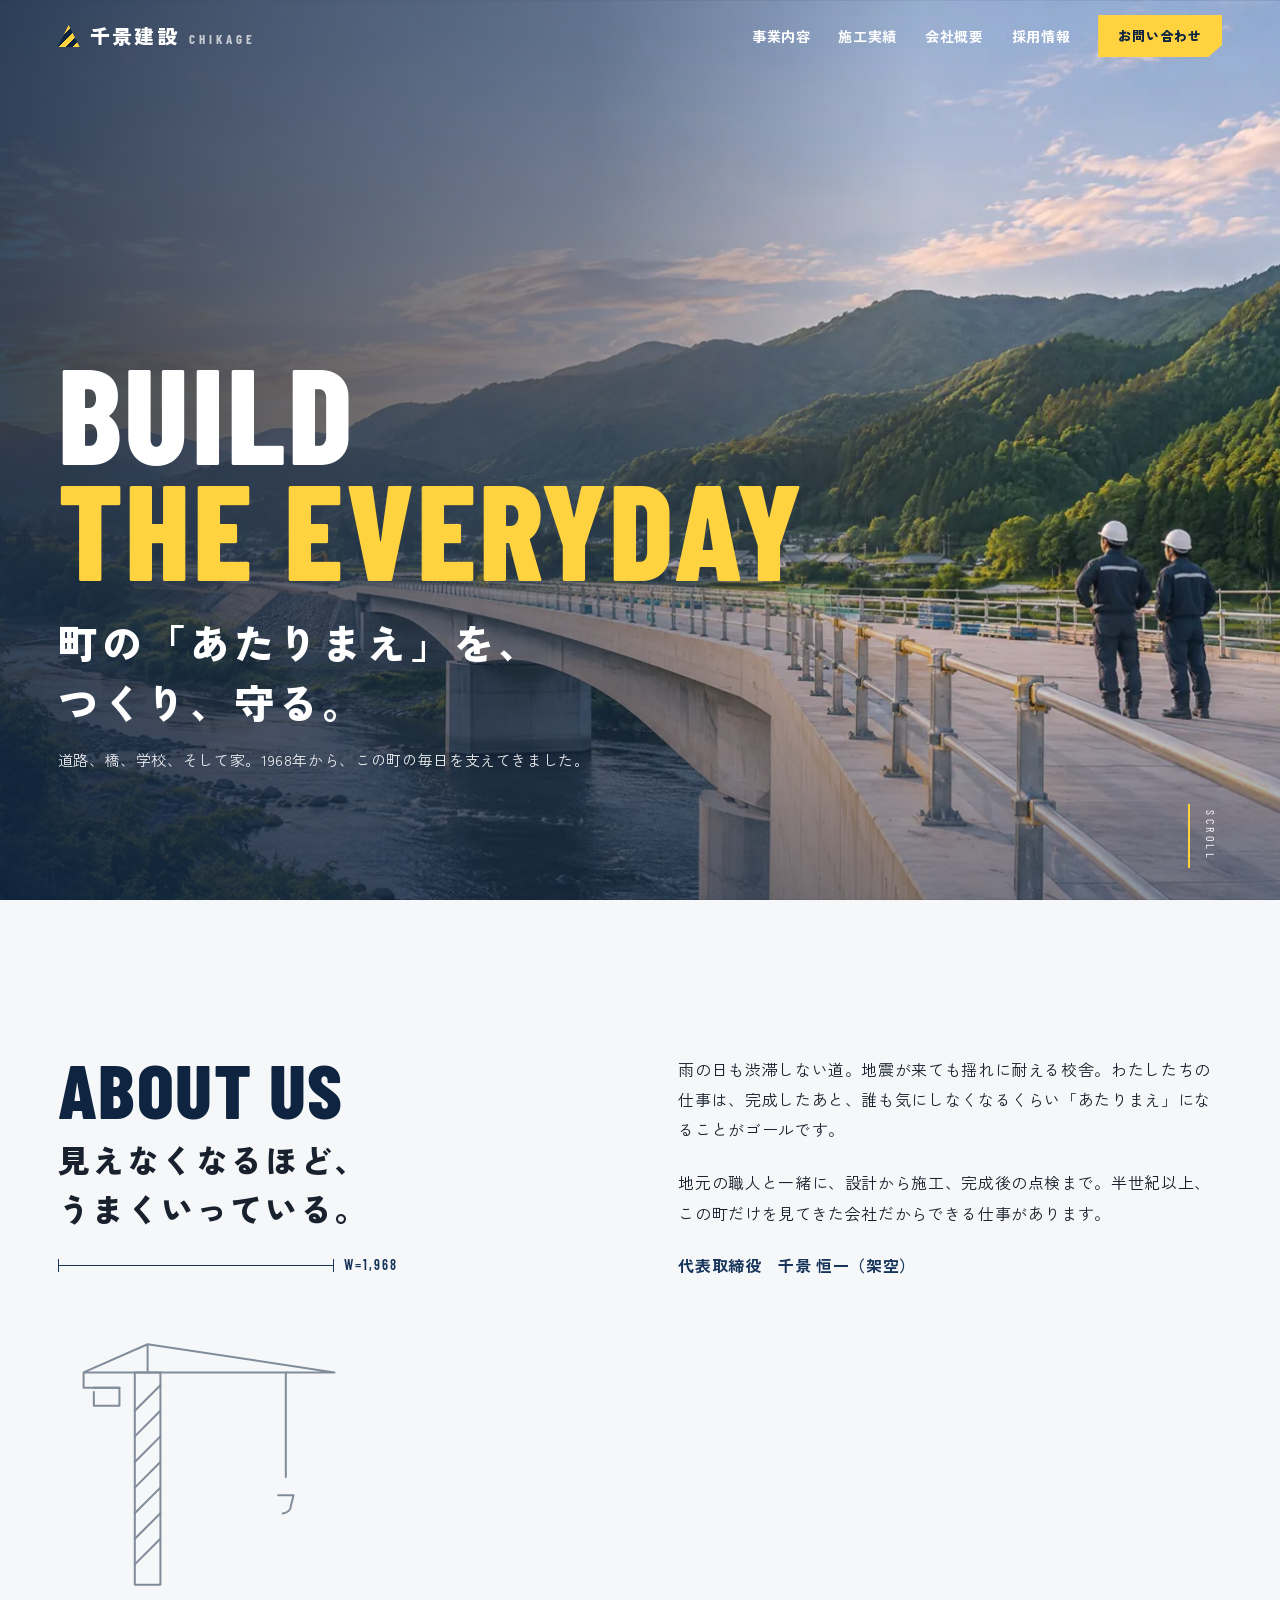
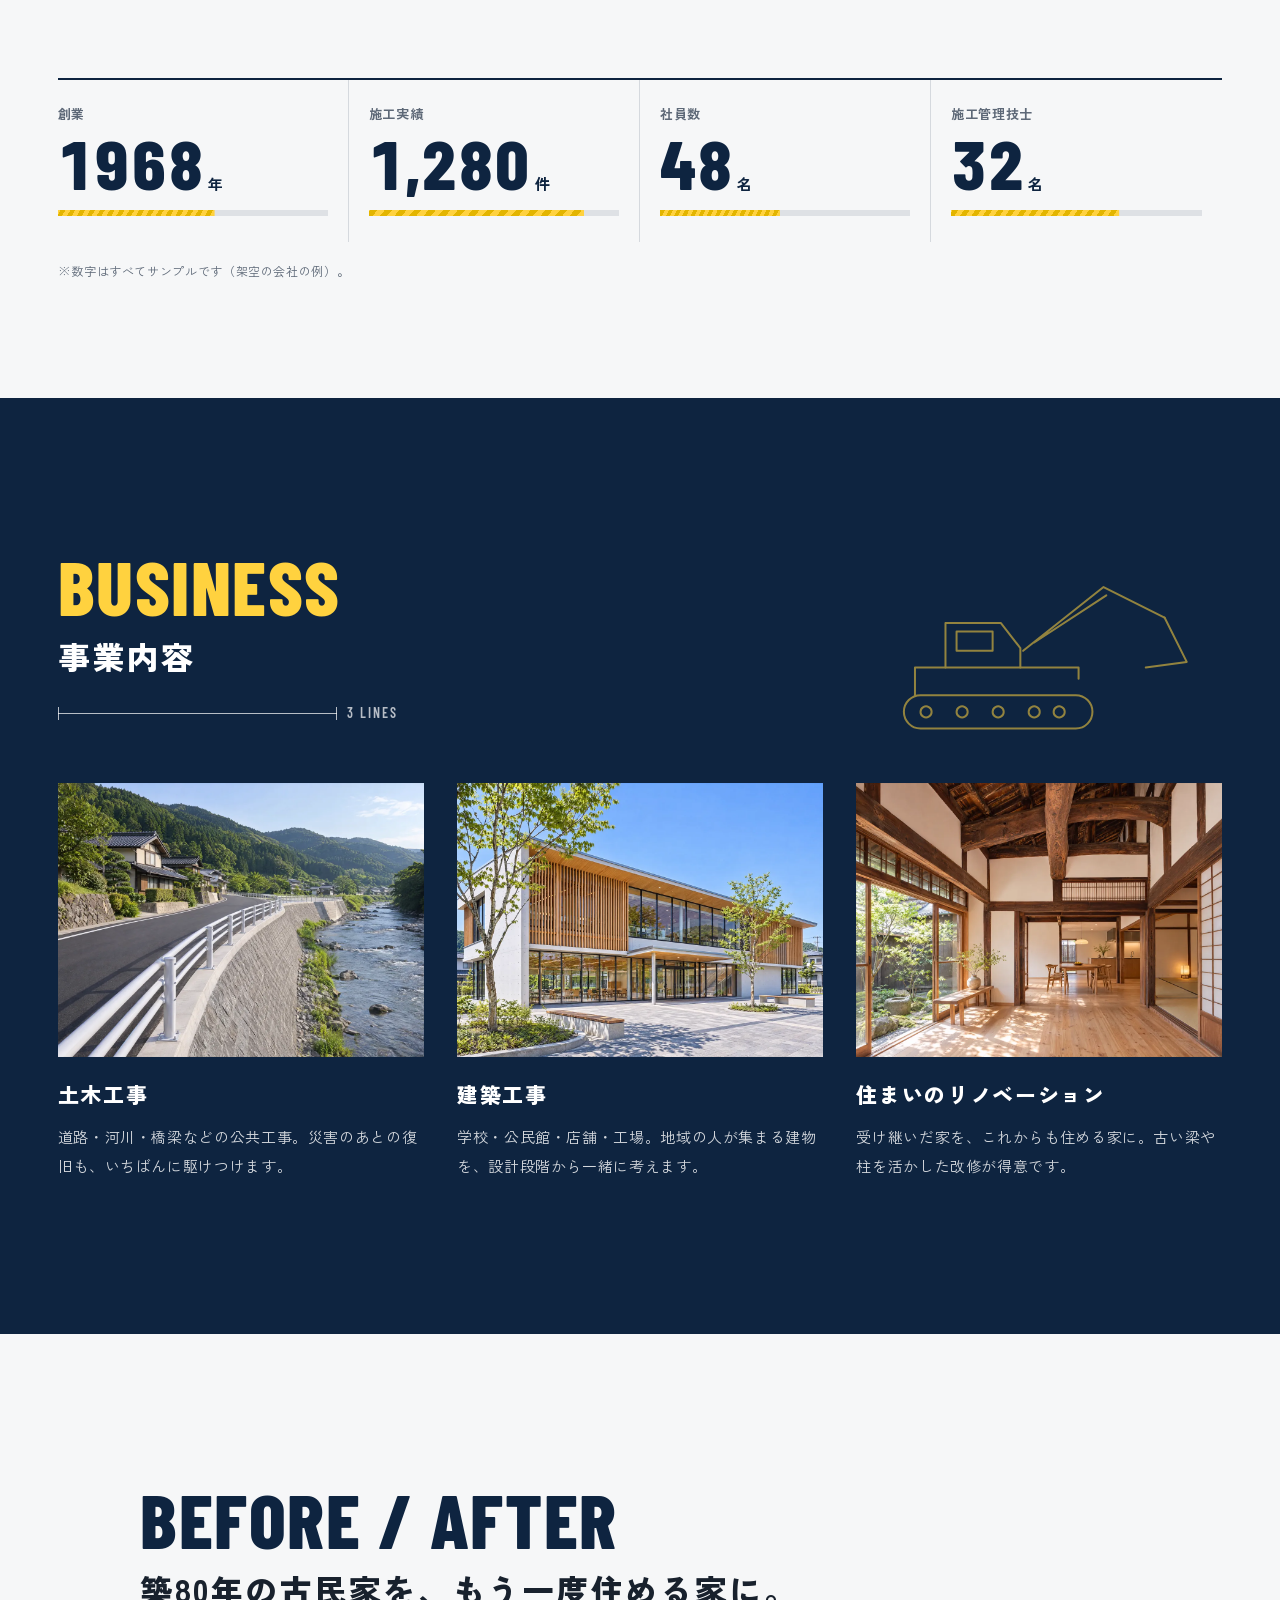
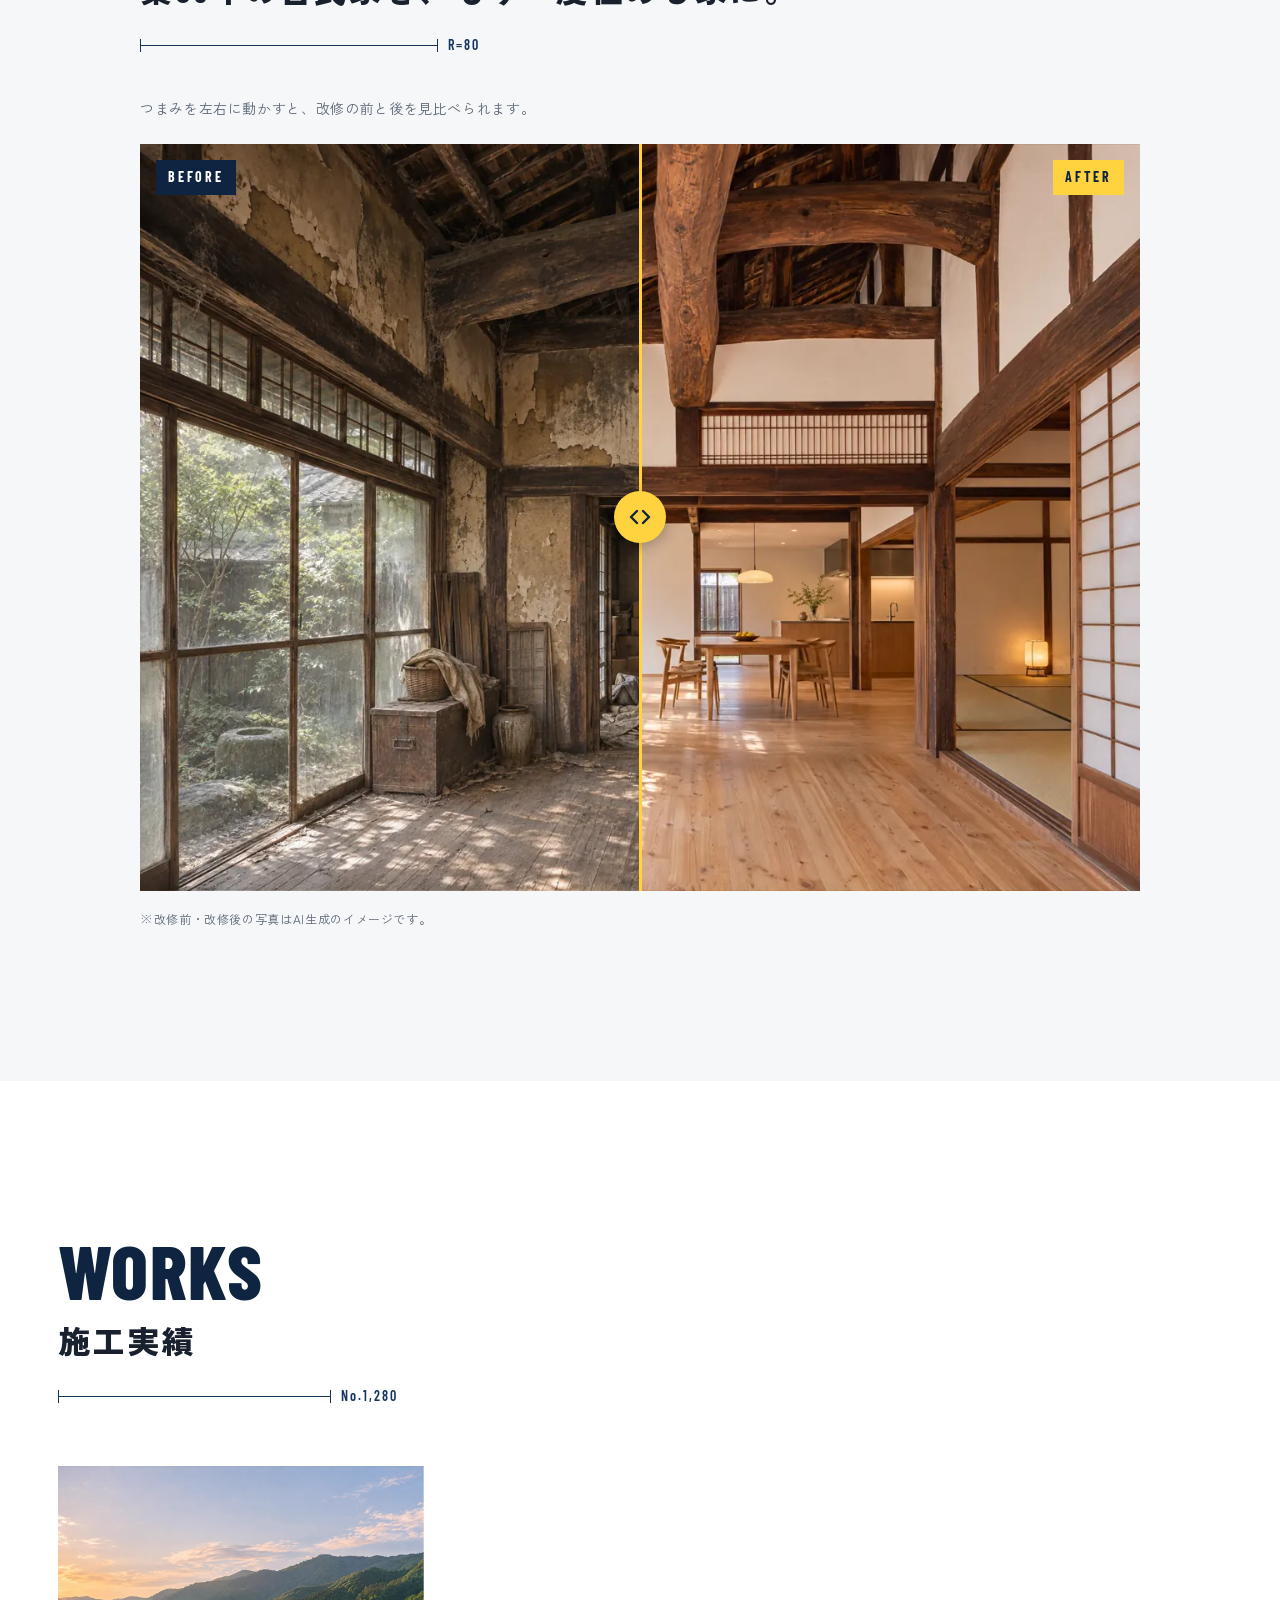
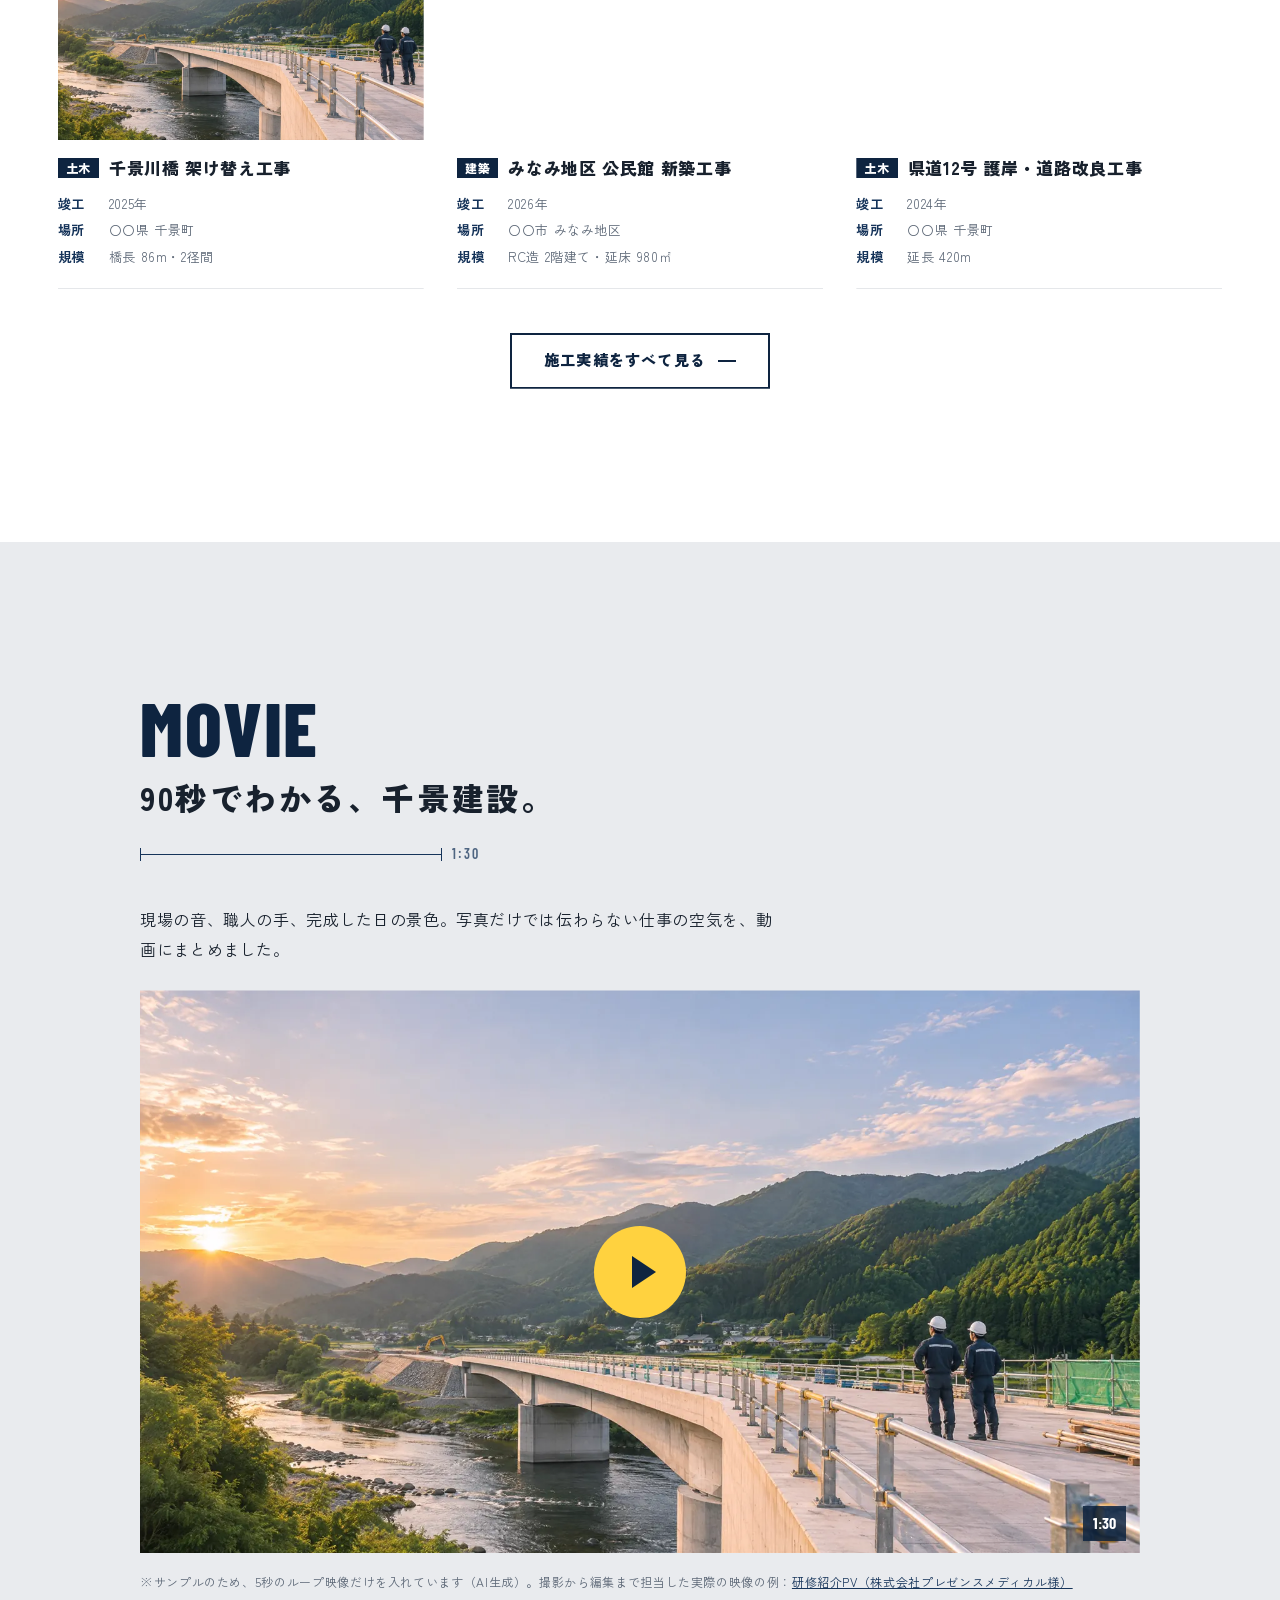
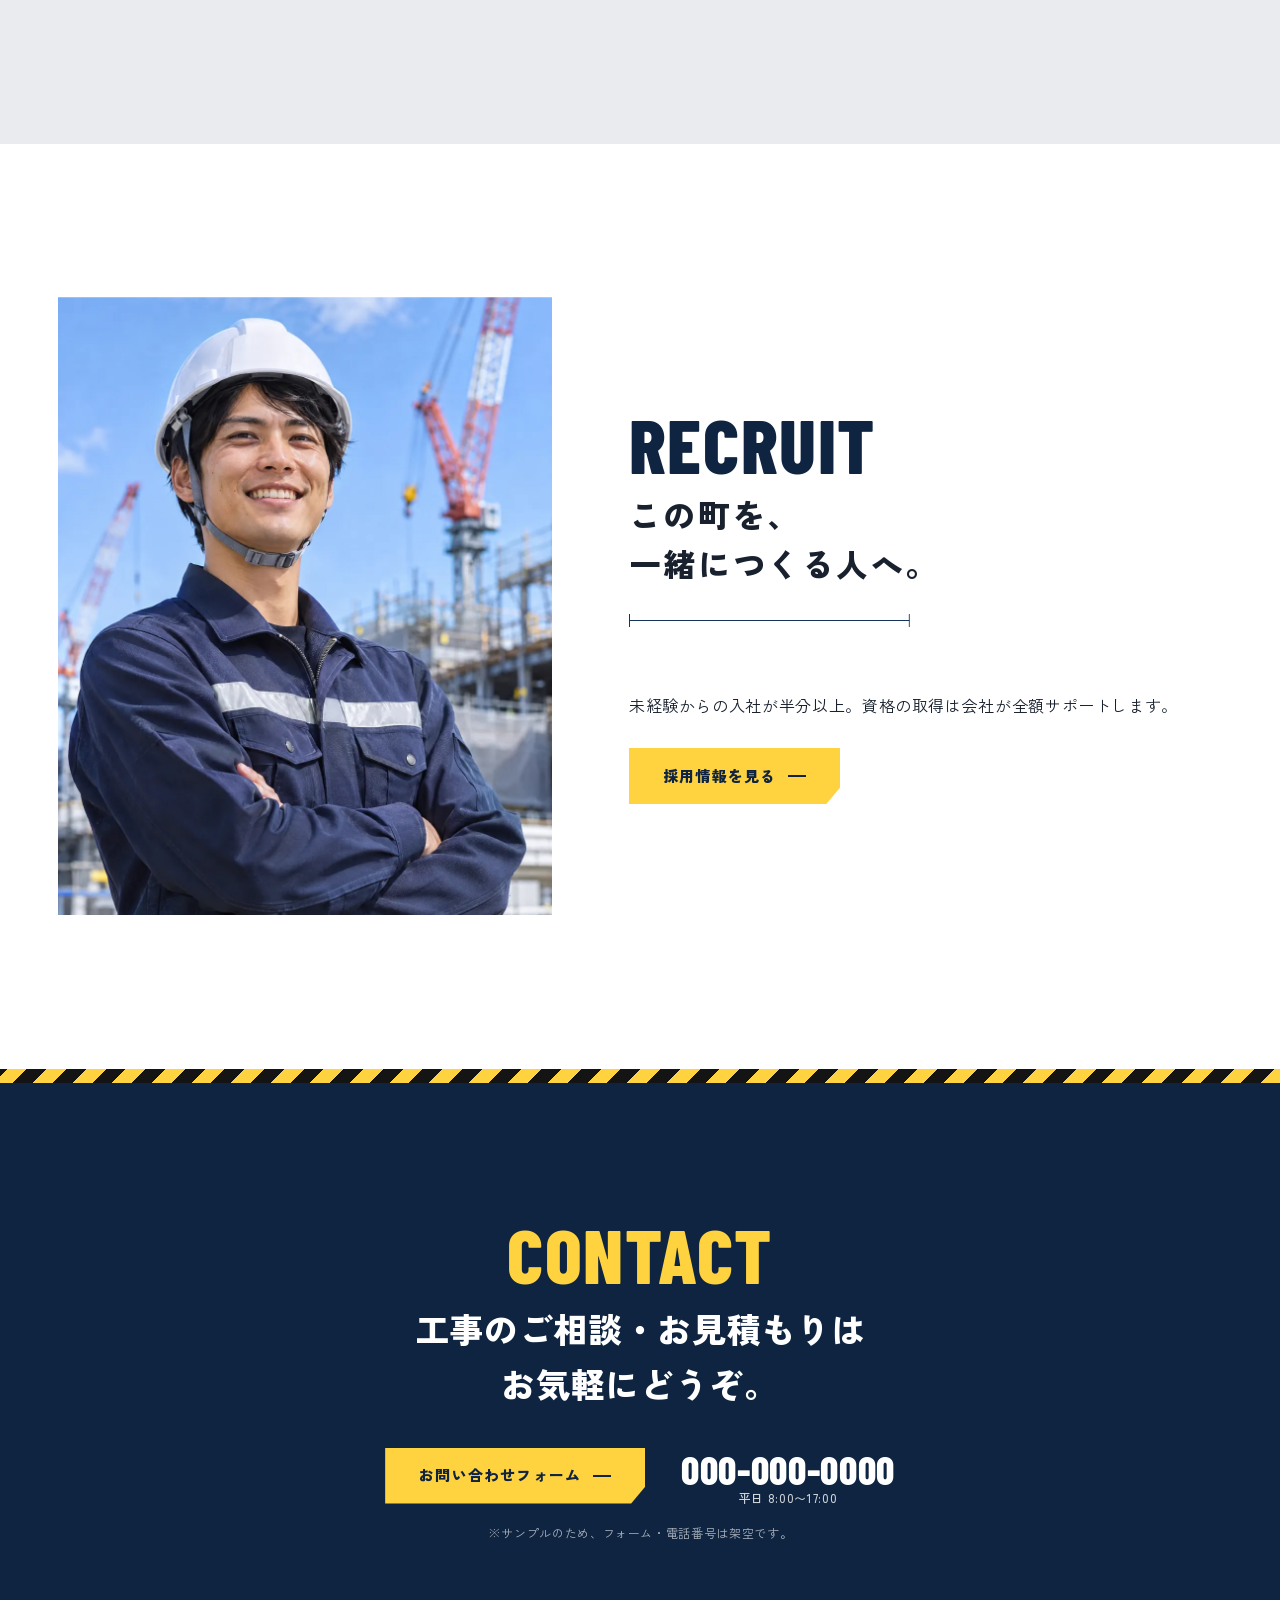
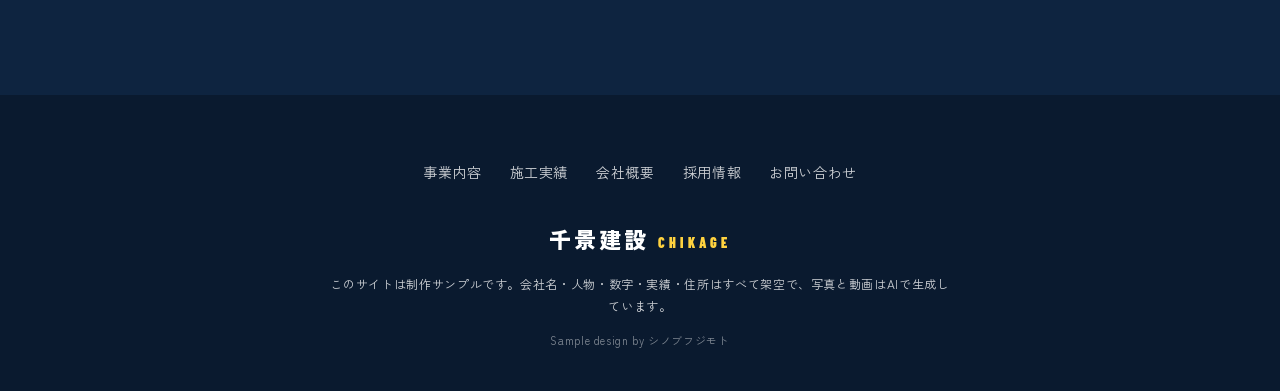
<file: index.html>
<!doctype html>
<html lang="ja">
<head>
<meta charset="utf-8">
<meta name="viewport" content="width=device-width, initial-scale=1">
<meta name="robots" content="noindex, nofollow"><!-- 本番では外す -->
<title>千景建設｜〇〇県の土木・建築・リノベーション（サンプル）</title>
<meta name="description" content="1968年創業、〇〇県の地域の建設会社。道路・橋の土木工事、公共施設の建築、古民家のリノベーションまで。（制作サンプル・架空の会社です）">
<link rel="canonical" href="https://martin-luzer.github.io/kensetsu-hp-sample/index.html">
<meta property="og:type" content="website">
<meta property="og:title" content="千景建設｜〇〇県の土木・建築・リノベーション（サンプル）">
<meta property="og:description" content="1968年創業、〇〇県の地域の建設会社。道路・橋の土木工事、公共施設の建築、古民家のリノベーションまで。（制作サンプル・架空の会社です）">
<meta property="og:image" content="https://martin-luzer.github.io/kensetsu-hp-sample/photos/hero.webp">
<meta property="og:locale" content="ja_JP">
<meta name="twitter:card" content="summary_large_image">
<link rel="preconnect" href="https://fonts.googleapis.com">
<link rel="preconnect" href="https://fonts.gstatic.com" crossorigin>
<link href="https://fonts.googleapis.com/css2?family=Barlow+Condensed:wght@600;700;800&family=Zen+Kaku+Gothic+New:wght@400;500;700;900&display=swap" rel="stylesheet">
<link rel="stylesheet" href="style.css?v=3">
<script type="application/ld+json">{"@context": "https://schema.org", "@type": "GeneralContractor", "name": "千景建設株式会社（サンプル）", "url": "https://martin-luzer.github.io/kensetsu-hp-sample/", "image": "https://martin-luzer.github.io/kensetsu-hp-sample/photos/hero.webp", "foundingDate": "1968", "telephone": "000-000-0000", "address": {"@type": "PostalAddress", "addressCountry": "JP", "addressRegion": "〇〇県", "addressLocality": "〇〇市千景町"}, "areaServed": "〇〇県"}</script>
<script>document.documentElement.classList.add('js');if(matchMedia('(prefers-reduced-motion: reduce)').matches)document.documentElement.classList.add('is-reduced');</script>
</head>
<body class="pg-index">
<svg xmlns="http://www.w3.org/2000/svg" style="display:none">
  <symbol id="ln-crane" viewBox="0 0 220 200"><g fill="none" stroke="currentColor" stroke-width="2.2" stroke-linecap="round" stroke-linejoin="round">
    <path pathLength="1" d="M60 196V30M80 196V30M60 196h20M60 30h20"/>
    <path pathLength="1" d="M60 180l20-20M60 160l20-20M60 140l20-20M60 120l20-20M60 100l20-20M60 80l20-20M60 60l20-20"/>
    <path pathLength="1" d="M20 30h196M20 30v12h28M70 30L70 8M70 8L20 30M70 8l146 22"/>
    <path pathLength="1" d="M28 42h20v14H28z"/>
    <path pathLength="1" class="ln-cable" d="M178 30v96"/>
    <path pathLength="1" class="ln-hook" d="M172 126h12l-2 8c0 8-14 8-14 2"/>
  </g></symbol>
  <symbol id="ln-excavator" viewBox="0 0 240 130"><g fill="none" stroke="currentColor" stroke-width="2.2" stroke-linecap="round" stroke-linejoin="round">
    <path pathLength="1" d="M22 104h112a12 12 0 0 1 0 24H22a12 12 0 0 1 0-24z"/>
    <path pathLength="1" d="M30 116a4 4 0 1 0 0 .1M56 116a4 4 0 1 0 0 .1M82 116a4 4 0 1 0 0 .1M108 116a4 4 0 1 0 0 .1M126 116a4 4 0 1 0 0 .1"/>
    <path pathLength="1" d="M18 104V84h118v20"/>
    <path pathLength="1" d="M40 84V52h40l14 18v14M48 58h26v14H48z"/>
    <path pathLength="1" d="M96 72l58-46 44 22M104 66l52-34"/>
    <path pathLength="1" d="M198 48l16 32-30 4-6-24z"/>
  </g></symbol>
  <symbol id="ln-helmet" viewBox="0 0 64 48"><g fill="none" stroke="currentColor" stroke-width="2.4" stroke-linecap="round" stroke-linejoin="round"><path pathLength="1" d="M8 38a24 24 0 0 1 48 0M4 38h56v6H4zM32 14v-6M24 16l4-8h8l4 8"/></g></symbol>
  <symbol id="ln-dump" viewBox="0 0 120 64"><g fill="none" stroke="currentColor" stroke-width="2.2" stroke-linecap="round" stroke-linejoin="round"><path pathLength="1" d="M44 12h72l-7 28H44z"/><path pathLength="1" d="M6 40V26l9-12h23v26M14 26l6-8h12v8z"/><path pathLength="1" d="M4 40h112v6H4z"/><path pathLength="1" d="M26 52a6 6 0 1 1-12 0a6 6 0 1 1 12 0M66 52a6 6 0 1 1-12 0a6 6 0 1 1 12 0M102 52a6 6 0 1 1-12 0a6 6 0 1 1 12 0"/></g></symbol>
</svg>
<header class="header">
  <a class="logo" href="index.html" aria-label="千景建設 トップへ"><span class="logo_mark" aria-hidden="true"></span><span class="logo_ja">千景建設</span><span class="logo_en">CHIKAGE</span></a>
  <nav class="nav" aria-label="サイト内"><a href="index.html#business">事業内容</a><a href="works.html">施工実績</a><a href="company.html">会社概要</a><a href="recruit.html">採用情報</a></nav>
  <a class="btn btn--sm" href="index.html#contact">お問い合わせ</a>
</header>
<div class="curtain" aria-hidden="true"><span class="curtain_tape"></span></div>
<main id="top">
  <section class="hero">
    <div class="hero_media">
      <video class="hero_video" src="movie/hero.mp4" poster="photos/hero.webp" autoplay muted loop playsinline aria-hidden="true"></video>
      <img src="photos/hero.webp" alt="夕日の中、完成した橋の上に立つ2人の作業員" width="1600" height="900" fetchpriority="high">
    </div>
    <div class="hero_body">
      <p class="hero_en"><span data-stencil>BUILD</span><span data-stencil>THE EVERYDAY</span></p>
      <h1 class="hero_ja" data-build>町の「あたりまえ」を、<br>つくり、守る。</h1>
      <p class="hero_lead" data-build>道路、橋、学校、そして家。<br class="sp">1968年から、この町の毎日を支えてきました。</p>
    </div>
    <a class="hero_scroll" href="#about"><span>SCROLL</span></a>
  </section>

  <section class="about" id="about">
    <div class="about_inner">
      <div><header class="secHead">
      <p class="secHead_en" data-stencil>ABOUT US</p>
      <h2 class="secHead_ja" data-build>見えなくなるほど、<br>うまくいっている。</h2>
      <span class="dim" aria-hidden="true"><i></i><b>W=1,968</b></span>
    </header><svg class="about_crane" aria-hidden="true" data-draw><use href="#ln-crane"/></svg></div>
      <div class="about_text">
        <p data-build>雨の日も渋滞しない道。地震が来ても揺れに耐える校舎。わたしたちの仕事は、完成したあと、誰も気にしなくなるくらい「あたりまえ」になることがゴールです。</p>
        <p data-build>地元の職人と一緒に、設計から施工、完成後の点検まで。半世紀以上、この町だけを見てきた会社だからできる仕事があります。</p>
        <p class="about_sign" data-build>代表取締役　千景 恒一（架空）</p>
      </div>
    </div>
    <ul class="num">
      <li data-build><p class="num_l">創業</p><p class="num_v"><span data-count="1968" data-plain>1968</span><small>年</small></p><span class="meter"><i style="--to:.58"></i></span></li>
      <li data-build><p class="num_l">施工実績</p><p class="num_v"><span data-count="1280">1,280</span><small>件</small></p><span class="meter"><i style="--to:.86"></i></span></li>
      <li data-build><p class="num_l">社員数</p><p class="num_v"><span data-count="48">48</span><small>名</small></p><span class="meter"><i style="--to:.48"></i></span></li>
      <li data-build><p class="num_l">施工管理技士</p><p class="num_v"><span data-count="32">32</span><small>名</small></p><span class="meter"><i style="--to:.67"></i></span></li>
    </ul>
    <p class="note about_note">※数字はすべてサンプルです（架空の会社の例）。</p>
  </section>

  <section class="business" id="business">
    <div class="business_inner">
      <header class="secHead">
      <p class="secHead_en" data-stencil>BUSINESS</p>
      <h2 class="secHead_ja" data-build>事業内容</h2>
      <span class="dim" aria-hidden="true"><i></i><b>3 LINES</b></span>
    </header>
      <svg class="biz_excavator" aria-hidden="true" data-draw><use href="#ln-excavator"/></svg>
      <div class="biz_list">
        <article class="biz" data-build><div class="biz_photo"><img src="photos/road.webp" alt="川沿いに整備された道路と護岸" width="1200" height="900" loading="lazy"></div><h3>土木工事</h3><p>道路・河川・橋梁などの公共工事。災害のあとの復旧も、いちばんに駆けつけます。</p></article>
        <article class="biz" data-build><div class="biz_photo"><img src="photos/building.webp" alt="木のルーバーが印象的な公民館" width="1200" height="900" loading="lazy"></div><h3>建築工事</h3><p>学校・公民館・店舗・工場。地域の人が集まる建物を、設計段階から一緒に考えます。</p></article>
        <article class="biz" data-build><div class="biz_photo"><img src="photos/renovation.webp" alt="古い梁を活かしてリノベーションした住まい" width="1200" height="900" loading="lazy"></div><h3>住まいのリノベーション</h3><p>受け継いだ家を、これからも住める家に。古い梁や柱を活かした改修が得意です。</p></article>
      </div>
    </div>
  </section>

  <section class="ba" id="renovation">
    <div class="ba_inner">
      <header class="secHead">
      <p class="secHead_en" data-stencil>BEFORE / AFTER</p>
      <h2 class="secHead_ja" data-build>築80年の古民家を、<br class="sp">もう一度住める家に。</h2>
      <span class="dim" aria-hidden="true"><i></i><b>R=80</b></span>
    </header>
      <p class="ba_lead" data-build>つまみを左右に動かすと、改修の前と後を見比べられます。</p>
      <div class="ba_box" data-build>
        <img class="ba_after" src="photos/renovation.webp" alt="改修後：白い壁と明るい床に生まれ変わった古民家" width="1200" height="900" loading="lazy">
        <div class="ba_before"><img src="photos/renovation-before.webp" alt="改修前：傷んだ壁と床の古民家" width="1200" height="900" loading="lazy"></div>
        <span class="ba_tag ba_tag--b">BEFORE</span><span class="ba_tag ba_tag--a">AFTER</span>
        <span class="ba_handle" aria-hidden="true"></span>
        <input class="ba_range" type="range" min="0" max="100" value="50" aria-label="改修前と改修後の見え方を切り替える">
      </div>
      <p class="note">※改修前・改修後の写真はAI生成のイメージです。</p>
    </div>
  </section>

  <section class="works">
    <div class="works_inner">
      <header class="secHead">
      <p class="secHead_en" data-stencil>WORKS</p>
      <h2 class="secHead_ja" data-build>施工実績</h2>
      <span class="dim" aria-hidden="true"><i></i><b>No.1,280</b></span>
    </header>
      <ul class="works_grid">
      <li data-kind="doboku" data-build><img src="photos/hero.webp" alt="千景川橋 架け替え工事" width="1200" height="900" loading="lazy" decoding="async"><p><span>土木</span>千景川橋 架け替え工事</p><dl><div><dt>竣工</dt><dd>2025年</dd></div><div><dt>場所</dt><dd>〇〇県 千景町</dd></div><div><dt>規模</dt><dd>橋長 86m・2径間</dd></div></dl></li>
      <li data-kind="kenchiku" data-build><img src="photos/building.webp" alt="みなみ地区 公民館 新築工事" width="1200" height="900" loading="lazy" decoding="async"><p><span>建築</span>みなみ地区 公民館 新築工事</p><dl><div><dt>竣工</dt><dd>2026年</dd></div><div><dt>場所</dt><dd>〇〇市 みなみ地区</dd></div><div><dt>規模</dt><dd>RC造 2階建て・延床 980㎡</dd></div></dl></li>
      <li data-kind="doboku" data-build><img src="photos/road.webp" alt="県道12号 護岸・道路改良工事" width="1200" height="900" loading="lazy" decoding="async"><p><span>土木</span>県道12号 護岸・道路改良工事</p><dl><div><dt>竣工</dt><dd>2024年</dd></div><div><dt>場所</dt><dd>〇〇県 千景町</dd></div><div><dt>規模</dt><dd>延長 420m</dd></div></dl></li>
      </ul>
      <div class="more" data-build><a class="btn btn--line" href="works.html">施工実績をすべて見る</a></div>
    </div>
  </section>

  <section class="movie" id="movie">
    <div class="movie_inner">
      <header class="secHead">
      <p class="secHead_en" data-stencil>MOVIE</p>
      <h2 class="secHead_ja" data-build>90秒でわかる、千景建設。</h2>
      <span class="dim" aria-hidden="true"><i></i><b>1:30</b></span>
    </header>
      <p class="movie_lead" data-build>現場の音、職人の手、完成した日の景色。写真だけでは伝わらない仕事の空気を、動画にまとめました。</p>
      <button type="button" class="movie_card" data-build aria-label="紹介動画を再生する（サンプル）">
        <video src="movie/hero.mp4" poster="photos/hero.webp" muted loop playsinline preload="none"></video>
        <span class="movie_play" aria-hidden="true"></span><span class="movie_time">1:30</span>
      </button>
      <p class="note">※サンプルのため、5秒のループ映像だけを入れています（AI生成）。撮影から編集まで担当した実際の映像の例：<a href="https://youtu.be/p0TsjaXn0lg" target="_blank" rel="noopener">研修紹介PV（株式会社プレゼンスメディカル様）</a></p>
    </div>
  </section>

  <section class="recruit-pre">
    <div class="rp_inner">
      <div class="rp_photo" data-build><img src="photos/worker.webp" alt="若手の施工管理の社員" width="1000" height="1250" loading="lazy"></div>
      <div class="rp_body">
        <header class="secHead">
      <p class="secHead_en" data-stencil>RECRUIT</p>
      <h2 class="secHead_ja" data-build>この町を、<br>一緒につくる人へ。</h2>
      <span class="dim" aria-hidden="true"><i></i><b>H=2027</b></span>
    </header>
        <p data-build>未経験からの入社が半分以上。資格の取得は会社が全額サポートします。</p>
        <div data-build><a class="btn" href="recruit.html">採用情報を見る</a></div>
      </div>
    </div>
  </section>

  <section class="contact" id="contact" data-bar-end>
    <div class="contact_inner">
      <p class="secHead_en" data-stencil>CONTACT</p>
      <h2 class="contact_h" data-build>工事のご相談・お見積もりは<br>お気軽にどうぞ。</h2>
      <div class="contact_btns" data-build><a class="btn" href="#contact">お問い合わせフォーム</a><a class="contact_tel" href="#contact">000-000-0000<small>平日 8:00〜17:00</small></a></div>
      <p class="note" data-build>※サンプルのため、フォーム・電話番号は架空です。</p>
    </div>
  </section>
</main>
<footer class="footer">
  <nav class="footer_nav" aria-label="フッター"><a href="index.html#business">事業内容</a><a href="works.html">施工実績</a><a href="company.html">会社概要</a><a href="recruit.html">採用情報</a><a href="index.html#contact">お問い合わせ</a></nav>
  <p class="footer_logo">千景建設 <span>CHIKAGE</span></p>
  <p class="footer_note">このサイトは制作サンプルです。会社名・人物・数字・実績・住所はすべて架空で、写真と動画はAIで生成しています。</p>
  <p class="footer_copy">Sample design by シノブフジモト</p>
</footer>
<nav class="spBar" aria-label="お問い合わせ"><a href="works.html">施工実績</a><a href="index.html#contact">お問い合わせ</a></nav>
<script src="vendor/gsap.min.js"></script>
<script src="vendor/ScrollTrigger.min.js"></script>
<script src="main.js?v=3"></script>
</body>
</html>
</file>
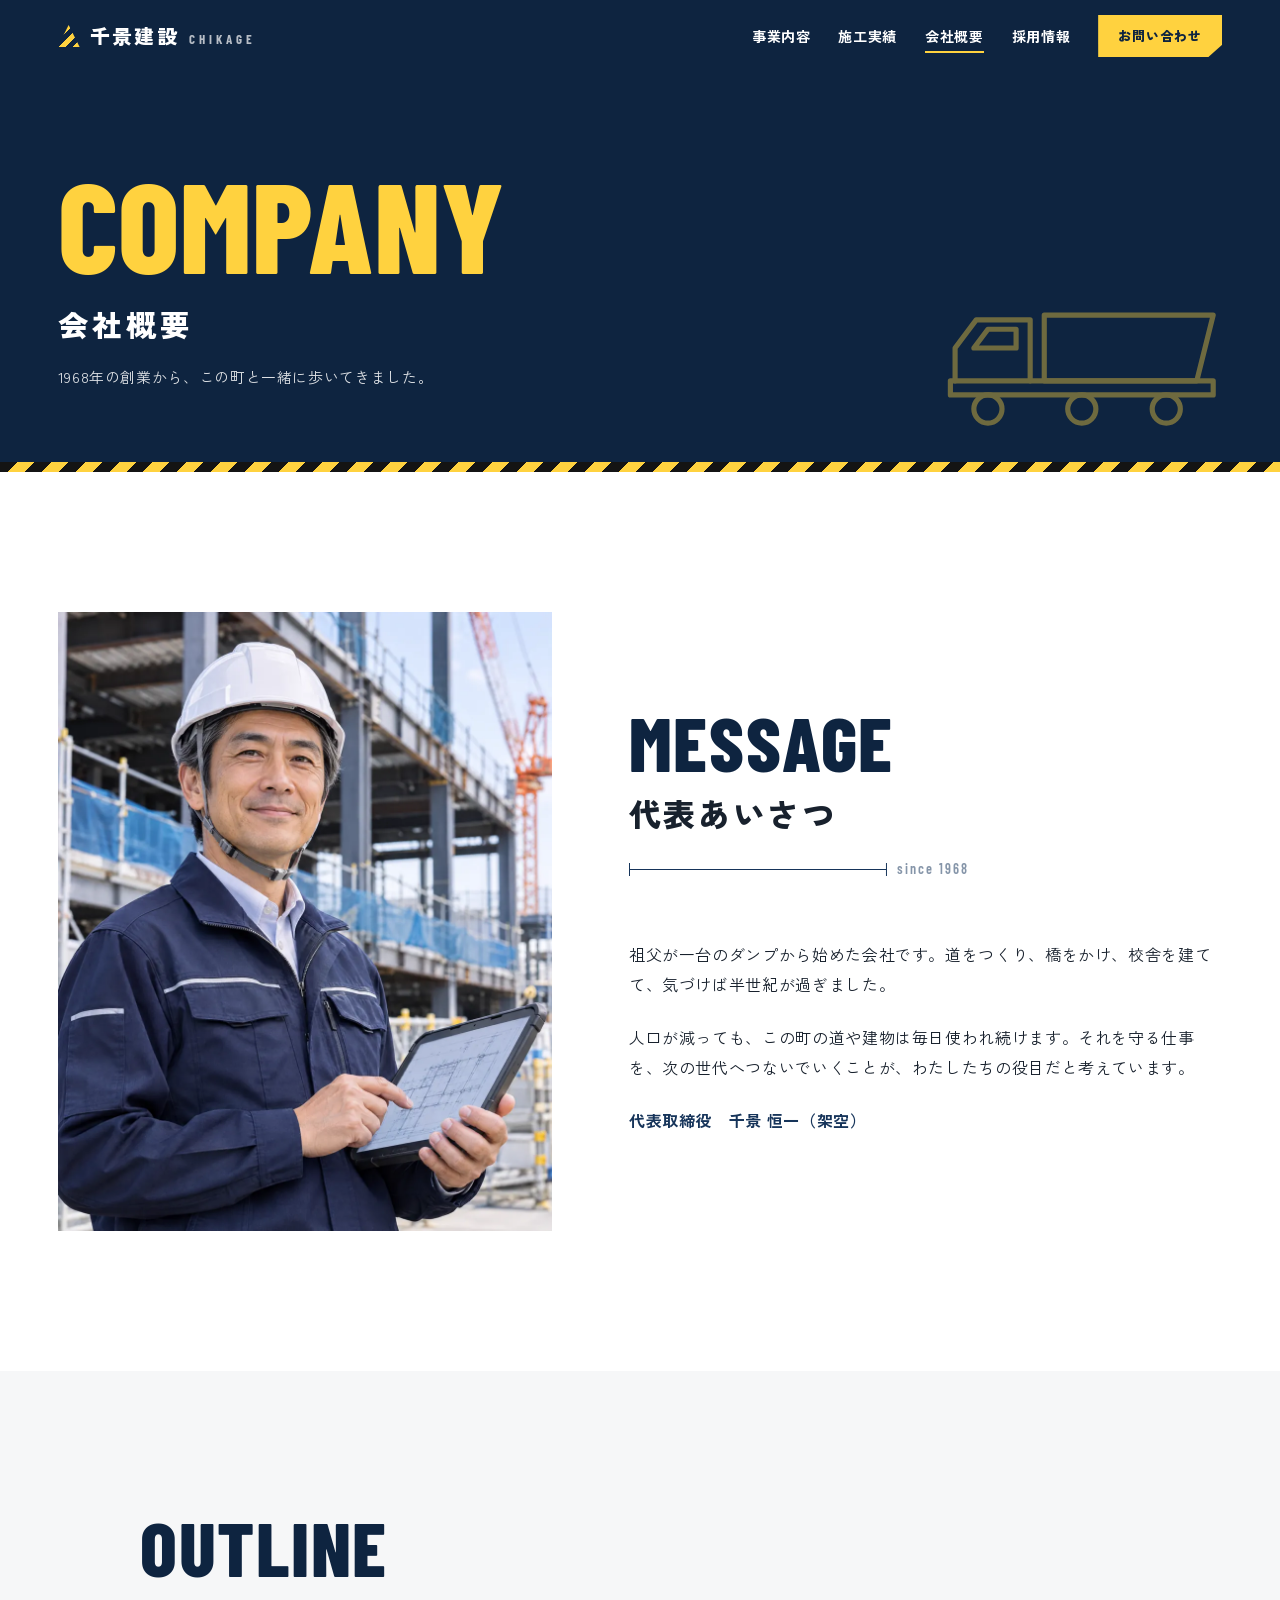
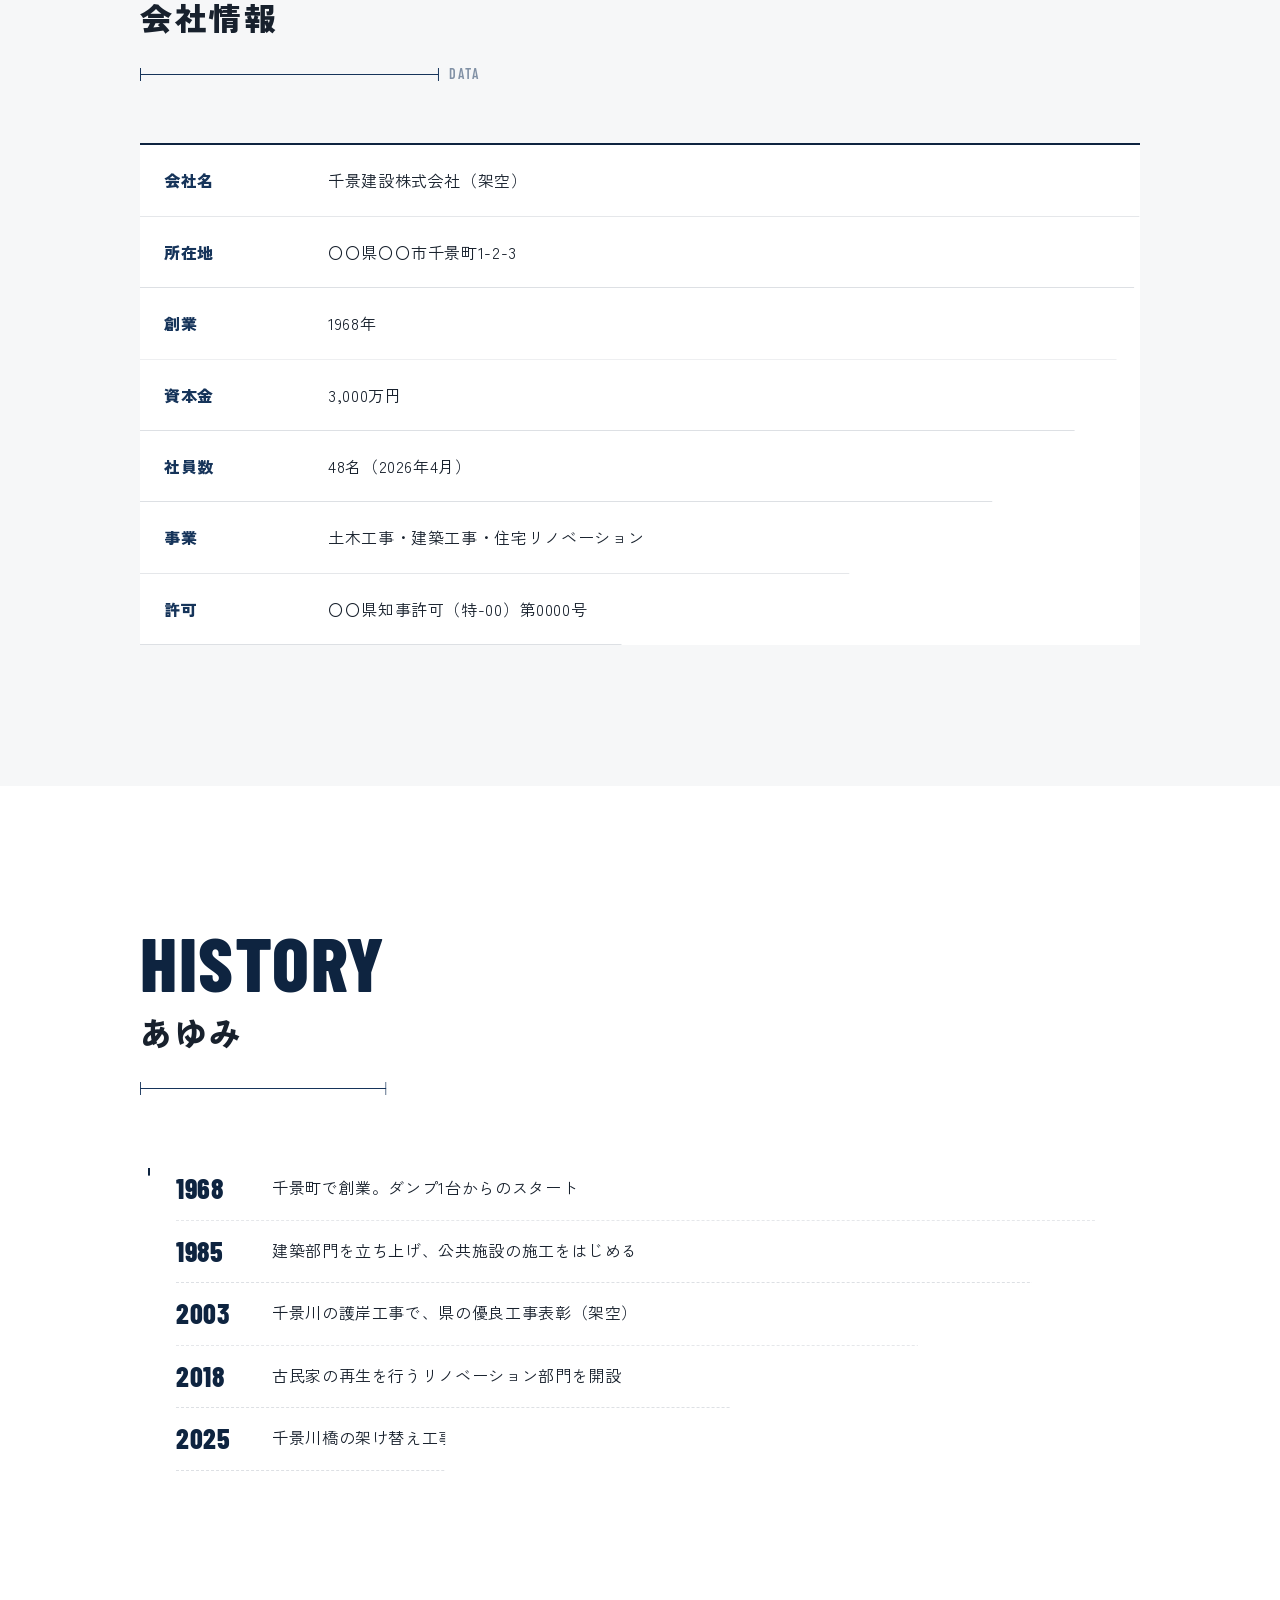
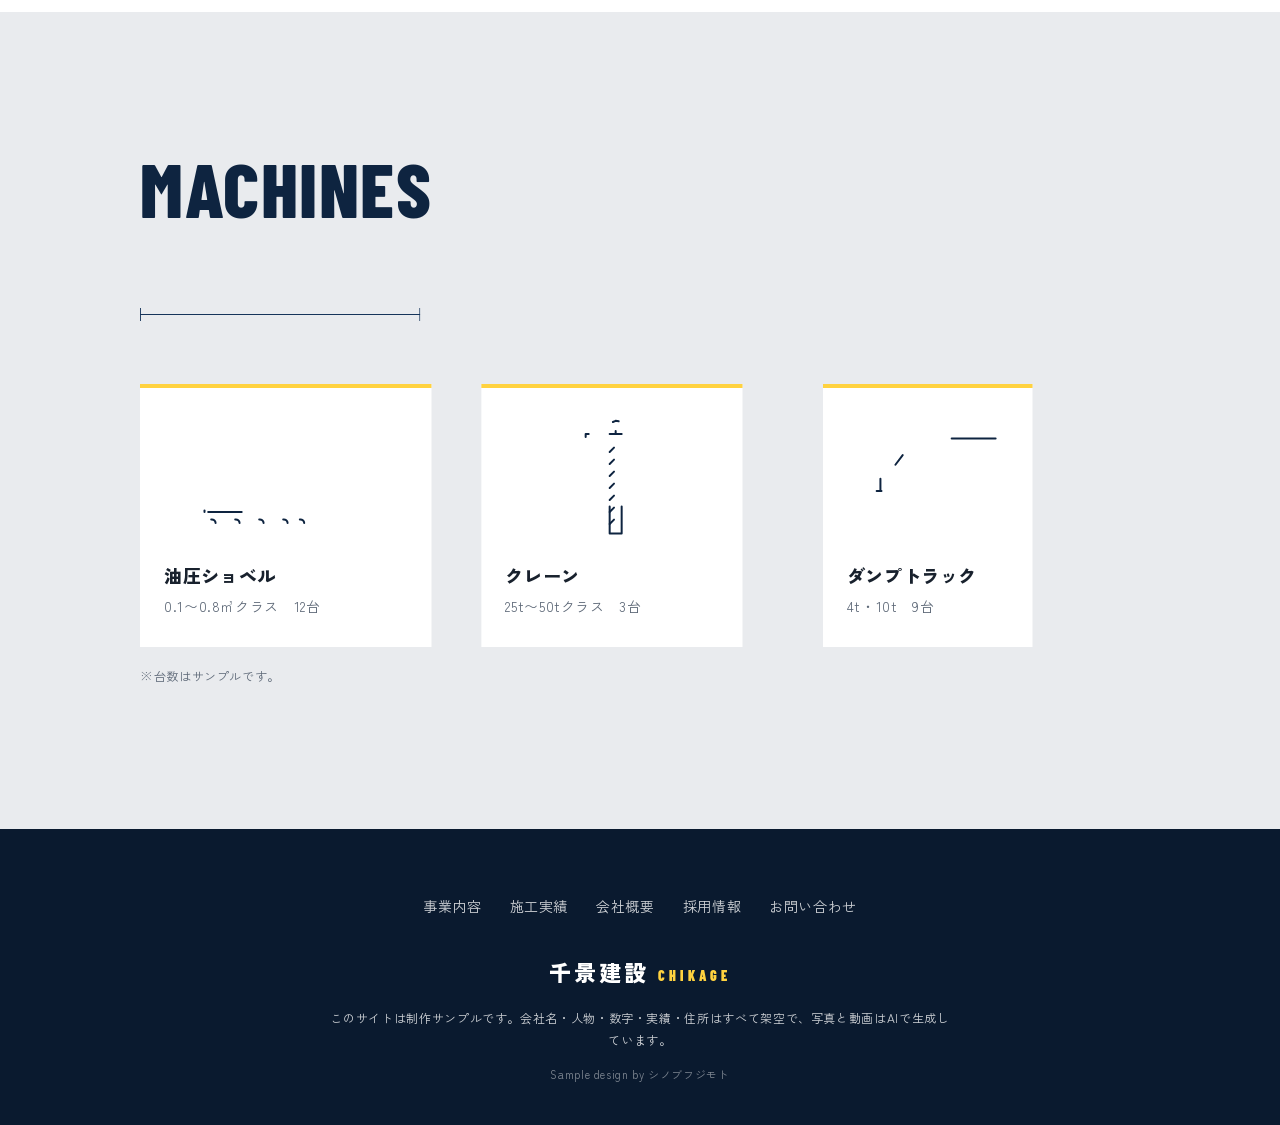
<file: company.html>
<!doctype html>
<html lang="ja">
<head>
<meta charset="utf-8">
<meta name="viewport" content="width=device-width, initial-scale=1">
<meta name="robots" content="noindex, nofollow"><!-- 本番では外す -->
<title>会社概要｜千景建設（サンプル）</title>
<meta name="description" content="千景建設の代表あいさつ、会社情報、あゆみ、保有機材。（制作サンプル）">
<link rel="canonical" href="https://martin-luzer.github.io/kensetsu-hp-sample/company.html">
<meta property="og:type" content="website">
<meta property="og:title" content="会社概要｜千景建設（サンプル）">
<meta property="og:description" content="千景建設の代表あいさつ、会社情報、あゆみ、保有機材。（制作サンプル）">
<meta property="og:image" content="https://martin-luzer.github.io/kensetsu-hp-sample/photos/hero.webp">
<meta property="og:locale" content="ja_JP">
<meta name="twitter:card" content="summary_large_image">
<link rel="preconnect" href="https://fonts.googleapis.com">
<link rel="preconnect" href="https://fonts.gstatic.com" crossorigin>
<link href="https://fonts.googleapis.com/css2?family=Barlow+Condensed:wght@600;700;800&family=Zen+Kaku+Gothic+New:wght@400;500;700;900&display=swap" rel="stylesheet">
<link rel="stylesheet" href="style.css?v=3">
<script>document.documentElement.classList.add('js');if(matchMedia('(prefers-reduced-motion: reduce)').matches)document.documentElement.classList.add('is-reduced');</script>
</head>
<body class="pg-company">
<svg xmlns="http://www.w3.org/2000/svg" style="display:none">
  <symbol id="ln-crane" viewBox="0 0 220 200"><g fill="none" stroke="currentColor" stroke-width="2.2" stroke-linecap="round" stroke-linejoin="round">
    <path pathLength="1" d="M60 196V30M80 196V30M60 196h20M60 30h20"/>
    <path pathLength="1" d="M60 180l20-20M60 160l20-20M60 140l20-20M60 120l20-20M60 100l20-20M60 80l20-20M60 60l20-20"/>
    <path pathLength="1" d="M20 30h196M20 30v12h28M70 30L70 8M70 8L20 30M70 8l146 22"/>
    <path pathLength="1" d="M28 42h20v14H28z"/>
    <path pathLength="1" class="ln-cable" d="M178 30v96"/>
    <path pathLength="1" class="ln-hook" d="M172 126h12l-2 8c0 8-14 8-14 2"/>
  </g></symbol>
  <symbol id="ln-excavator" viewBox="0 0 240 130"><g fill="none" stroke="currentColor" stroke-width="2.2" stroke-linecap="round" stroke-linejoin="round">
    <path pathLength="1" d="M22 104h112a12 12 0 0 1 0 24H22a12 12 0 0 1 0-24z"/>
    <path pathLength="1" d="M30 116a4 4 0 1 0 0 .1M56 116a4 4 0 1 0 0 .1M82 116a4 4 0 1 0 0 .1M108 116a4 4 0 1 0 0 .1M126 116a4 4 0 1 0 0 .1"/>
    <path pathLength="1" d="M18 104V84h118v20"/>
    <path pathLength="1" d="M40 84V52h40l14 18v14M48 58h26v14H48z"/>
    <path pathLength="1" d="M96 72l58-46 44 22M104 66l52-34"/>
    <path pathLength="1" d="M198 48l16 32-30 4-6-24z"/>
  </g></symbol>
  <symbol id="ln-helmet" viewBox="0 0 64 48"><g fill="none" stroke="currentColor" stroke-width="2.4" stroke-linecap="round" stroke-linejoin="round"><path pathLength="1" d="M8 38a24 24 0 0 1 48 0M4 38h56v6H4zM32 14v-6M24 16l4-8h8l4 8"/></g></symbol>
  <symbol id="ln-dump" viewBox="0 0 120 64"><g fill="none" stroke="currentColor" stroke-width="2.2" stroke-linecap="round" stroke-linejoin="round"><path pathLength="1" d="M44 12h72l-7 28H44z"/><path pathLength="1" d="M6 40V26l9-12h23v26M14 26l6-8h12v8z"/><path pathLength="1" d="M4 40h112v6H4z"/><path pathLength="1" d="M26 52a6 6 0 1 1-12 0a6 6 0 1 1 12 0M66 52a6 6 0 1 1-12 0a6 6 0 1 1 12 0M102 52a6 6 0 1 1-12 0a6 6 0 1 1 12 0"/></g></symbol>
</svg>
<header class="header">
  <a class="logo" href="index.html" aria-label="千景建設 トップへ"><span class="logo_mark" aria-hidden="true"></span><span class="logo_ja">千景建設</span><span class="logo_en">CHIKAGE</span></a>
  <nav class="nav" aria-label="サイト内"><a href="index.html#business">事業内容</a><a href="works.html">施工実績</a><a href="company.html" aria-current="page">会社概要</a><a href="recruit.html">採用情報</a></nav>
  <a class="btn btn--sm" href="index.html#contact">お問い合わせ</a>
</header>
<main id="top">
  <section class="subhero" data-curtain>
    <div class="subhero_inner">
      <p class="subhero_en" data-stencil>COMPANY</p>
      <h1 class="subhero_ja" data-build>会社概要</h1>
      <p class="subhero_lead" data-build>1968年の創業から、この町と一緒に歩いてきました。</p>
    </div>
    <svg class="subhero_line" aria-hidden="true"><use href="#ln-dump"/></svg>
  </section>
  <section class="message">
    <div class="message_inner">
      <div class="message_photo" data-build><img src="photos/manager.webp" alt="代表の千景（架空）" width="1000" height="1250" loading="lazy"></div>
      <div class="message_body">
        <header class="secHead">
      <p class="secHead_en" data-stencil>MESSAGE</p>
      <h2 class="secHead_ja" data-build>代表あいさつ</h2>
      <span class="dim" aria-hidden="true"><i></i><b>since 1968</b></span>
    </header>
        <p data-build>祖父が一台のダンプから始めた会社です。道をつくり、橋をかけ、校舎を建てて、気づけば半世紀が過ぎました。</p>
        <p data-build>人口が減っても、この町の道や建物は毎日使われ続けます。それを守る仕事を、次の世代へつないでいくことが、わたしたちの役目だと考えています。</p>
        <p class="about_sign" data-build>代表取締役　千景 恒一（架空）</p>
      </div>
    </div>
  </section>
  <section class="outline">
    <div class="outline_inner">
      <header class="secHead">
      <p class="secHead_en" data-stencil>OUTLINE</p>
      <h2 class="secHead_ja" data-build>会社情報</h2>
      <span class="dim" aria-hidden="true"><i></i><b>DATA</b></span>
    </header>
      <dl class="company">
        <div data-build><dt>会社名</dt><dd>千景建設株式会社（架空）</dd></div>
        <div data-build><dt>所在地</dt><dd>〇〇県〇〇市千景町1-2-3</dd></div>
        <div data-build><dt>創業</dt><dd>1968年</dd></div>
        <div data-build><dt>資本金</dt><dd>3,000万円</dd></div>
        <div data-build><dt>社員数</dt><dd>48名（2026年4月）</dd></div>
        <div data-build><dt>事業</dt><dd>土木工事・建築工事・住宅リノベーション</dd></div>
        <div data-build><dt>許可</dt><dd>〇〇県知事許可（特-00）第0000号</dd></div>
      </dl>
    </div>
  </section>
  <section class="history">
    <div class="history_inner">
      <header class="secHead">
      <p class="secHead_en" data-stencil>HISTORY</p>
      <h2 class="secHead_ja" data-build>あゆみ</h2>
      <span class="dim" aria-hidden="true"><i></i><b>58 YEARS</b></span>
    </header>
      <div class="timeline"><span class="timeline_line" aria-hidden="true"></span><ol>
        <li data-build><b>1968</b><p>千景町で創業。ダンプ1台からのスタート</p></li>
        <li data-build><b>1985</b><p>建築部門を立ち上げ、公共施設の施工をはじめる</p></li>
        <li data-build><b>2003</b><p>千景川の護岸工事で、県の優良工事表彰（架空）</p></li>
        <li data-build><b>2018</b><p>古民家の再生を行うリノベーション部門を開設</p></li>
        <li data-build><b>2025</b><p>千景川橋の架け替え工事が完成</p></li>
      </ol></div>
    </div>
  </section>
  <section class="machines">
    <div class="machines_inner">
      <header class="secHead">
      <p class="secHead_en" data-stencil>MACHINES</p>
      <h2 class="secHead_ja" data-build>保有機材</h2>
      <span class="dim" aria-hidden="true"><i></i><b>QTY</b></span>
    </header>
      <ul class="machine_list">
        <li data-build><svg aria-hidden="true" data-draw><use href="#ln-excavator"/></svg><h3>油圧ショベル</h3><p>0.1〜0.8㎥クラス　12台</p></li>
        <li data-build><svg aria-hidden="true" data-draw><use href="#ln-crane"/></svg><h3>クレーン</h3><p>25t〜50tクラス　3台</p></li>
        <li data-build><svg aria-hidden="true" data-draw><use href="#ln-dump"/></svg><h3>ダンプトラック</h3><p>4t・10t　9台</p></li>
      </ul>
      <p class="note">※台数はサンプルです。</p>
    </div>
  </section>
</main>
<footer class="footer">
  <nav class="footer_nav" aria-label="フッター"><a href="index.html#business">事業内容</a><a href="works.html">施工実績</a><a href="company.html">会社概要</a><a href="recruit.html">採用情報</a><a href="index.html#contact">お問い合わせ</a></nav>
  <p class="footer_logo">千景建設 <span>CHIKAGE</span></p>
  <p class="footer_note">このサイトは制作サンプルです。会社名・人物・数字・実績・住所はすべて架空で、写真と動画はAIで生成しています。</p>
  <p class="footer_copy">Sample design by シノブフジモト</p>
</footer>
<nav class="spBar" aria-label="お問い合わせ"><a href="works.html">施工実績</a><a href="index.html#contact">お問い合わせ</a></nav>
<script src="vendor/gsap.min.js"></script>
<script src="vendor/ScrollTrigger.min.js"></script>
<script src="main.js?v=3"></script>
</body>
</html>
</file>
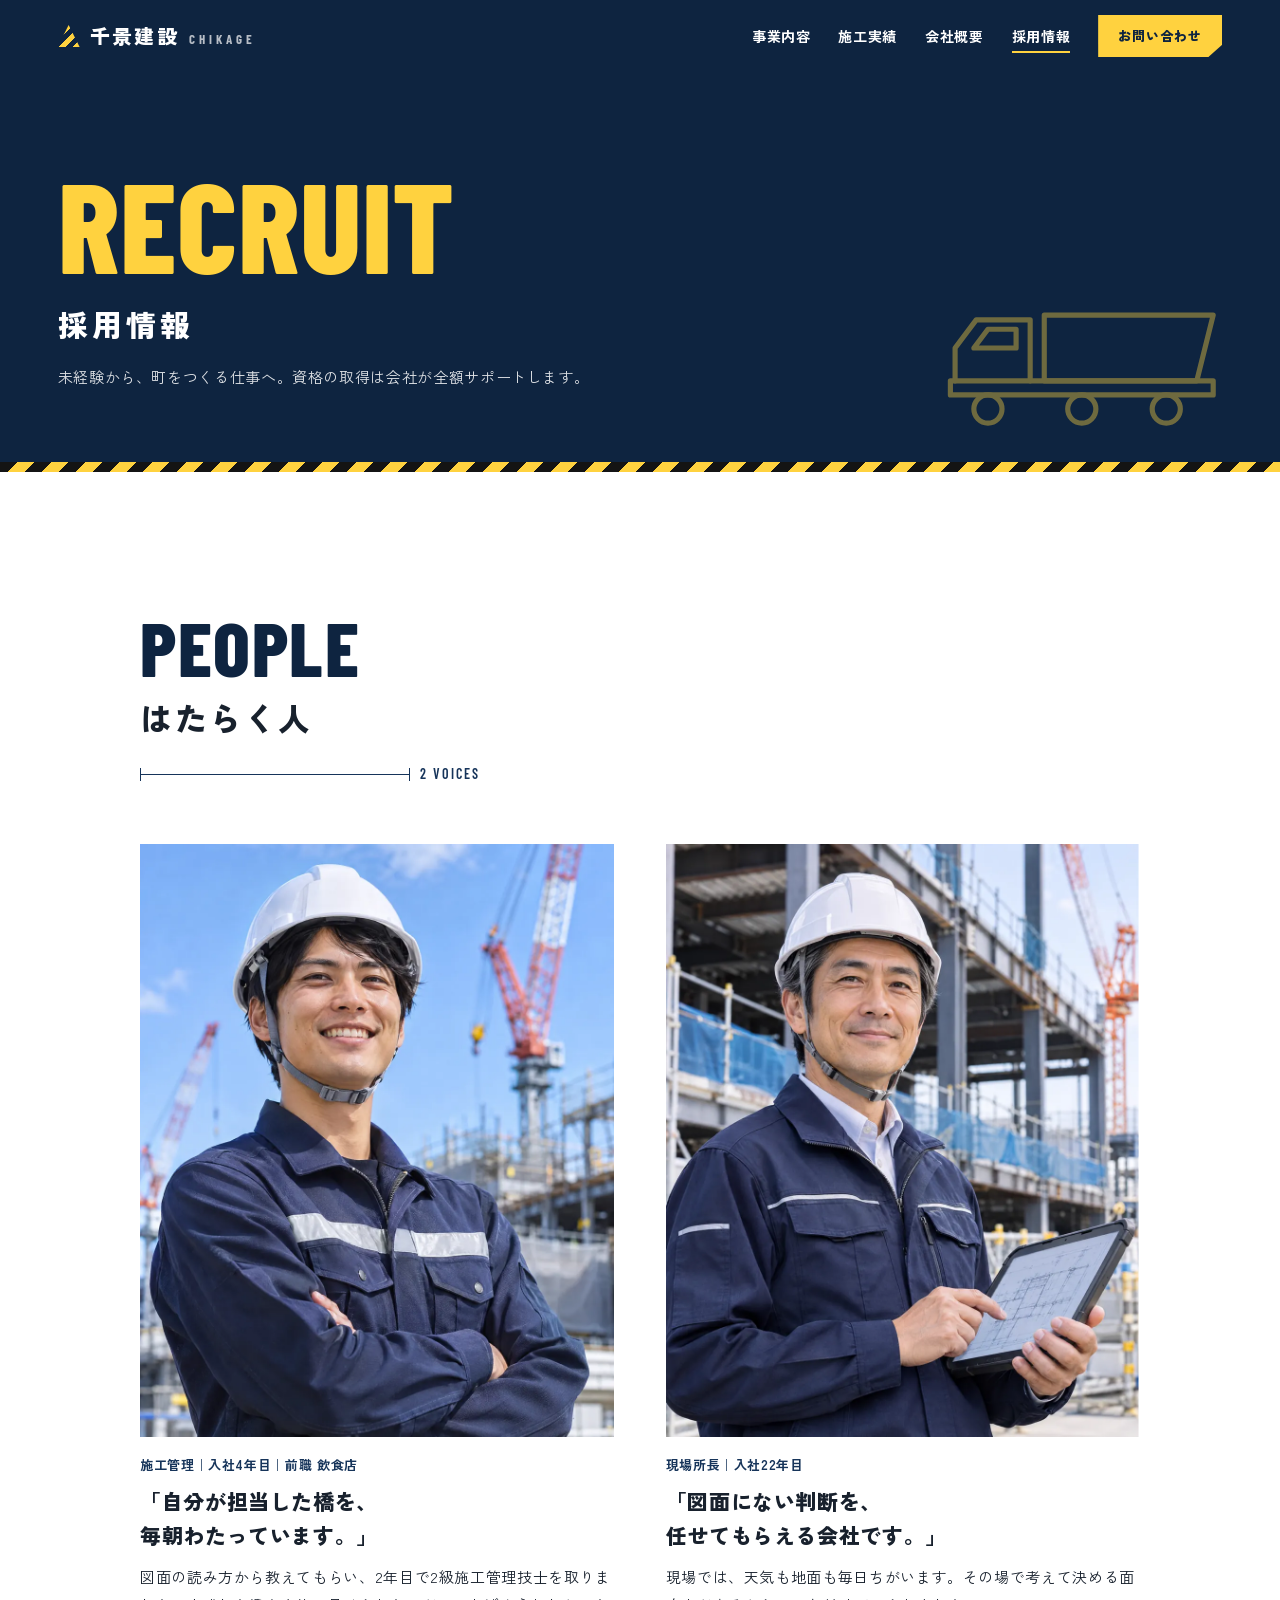
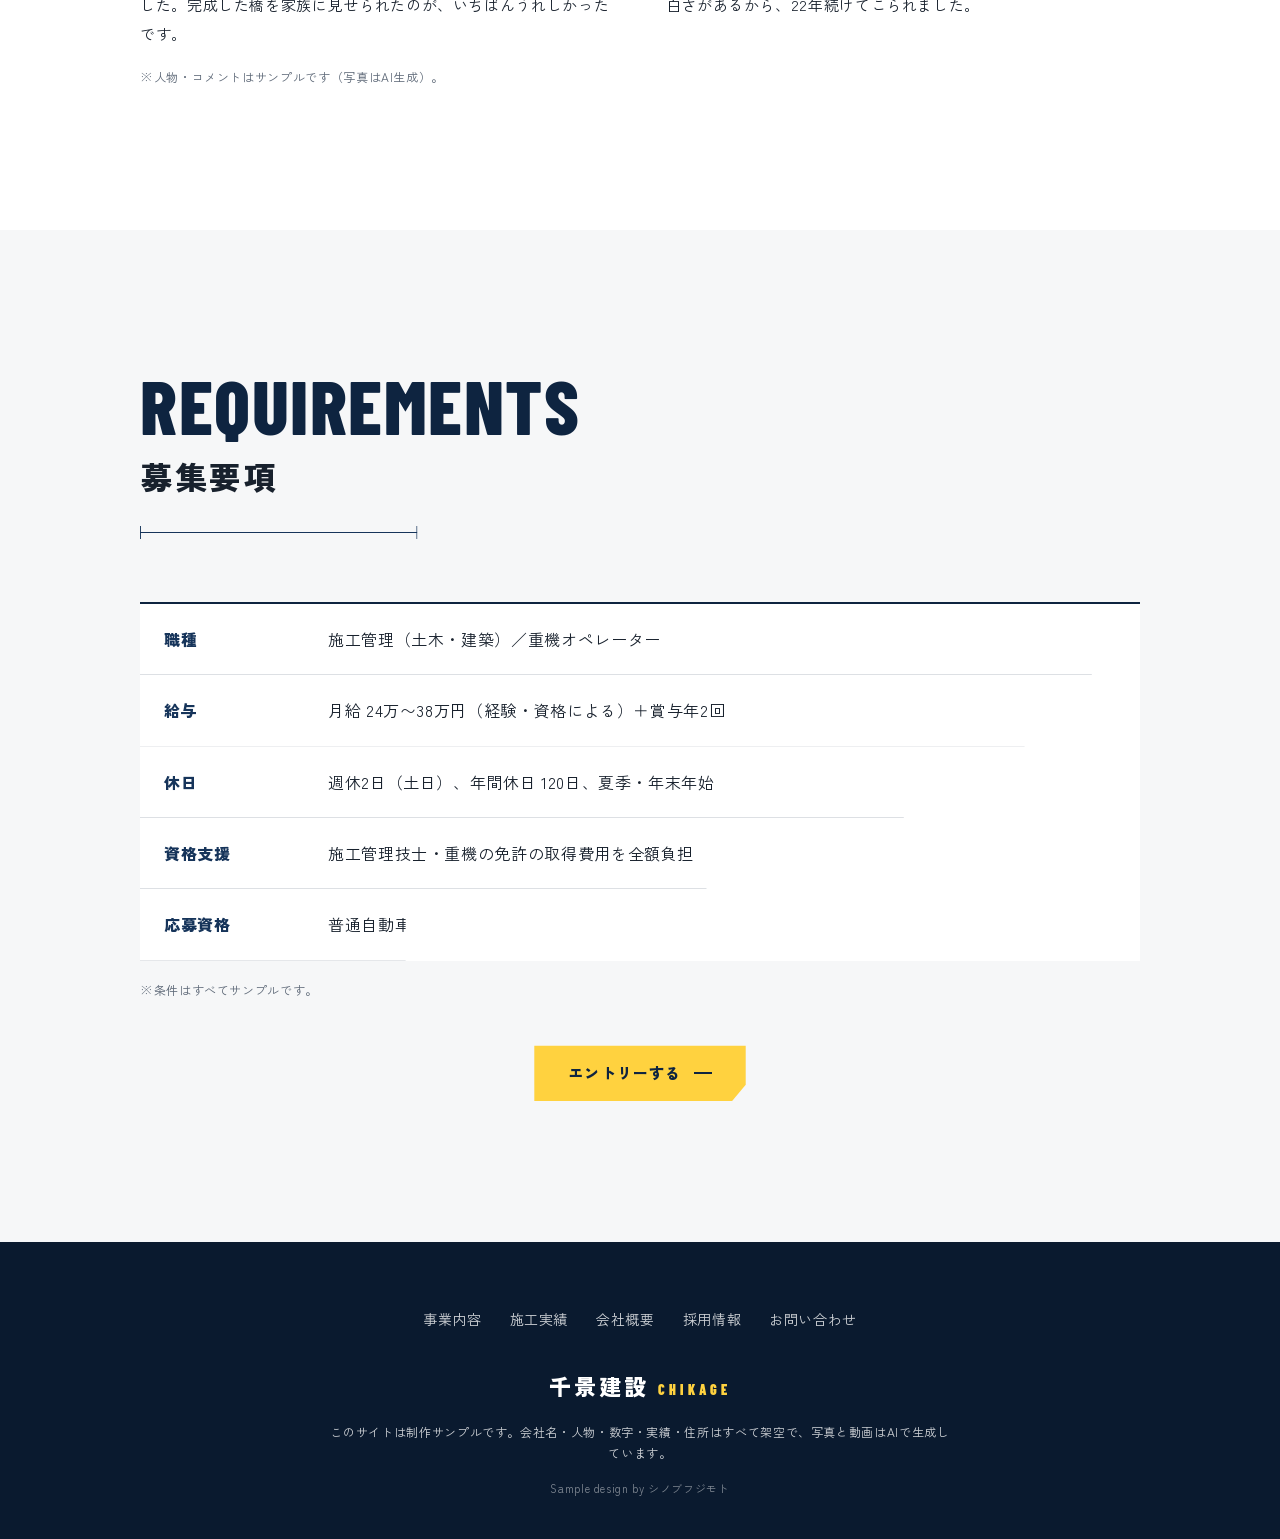
<file: recruit.html>
<!doctype html>
<html lang="ja">
<head>
<meta charset="utf-8">
<meta name="viewport" content="width=device-width, initial-scale=1">
<meta name="robots" content="noindex, nofollow"><!-- 本番では外す -->
<title>採用情報｜千景建設（サンプル）</title>
<meta name="description" content="千景建設の採用情報。施工管理・重機オペレーターを募集しています。（制作サンプル）">
<link rel="canonical" href="https://martin-luzer.github.io/kensetsu-hp-sample/recruit.html">
<meta property="og:type" content="website">
<meta property="og:title" content="採用情報｜千景建設（サンプル）">
<meta property="og:description" content="千景建設の採用情報。施工管理・重機オペレーターを募集しています。（制作サンプル）">
<meta property="og:image" content="https://martin-luzer.github.io/kensetsu-hp-sample/photos/hero.webp">
<meta property="og:locale" content="ja_JP">
<meta name="twitter:card" content="summary_large_image">
<link rel="preconnect" href="https://fonts.googleapis.com">
<link rel="preconnect" href="https://fonts.gstatic.com" crossorigin>
<link href="https://fonts.googleapis.com/css2?family=Barlow+Condensed:wght@600;700;800&family=Zen+Kaku+Gothic+New:wght@400;500;700;900&display=swap" rel="stylesheet">
<link rel="stylesheet" href="style.css?v=3">
<script>document.documentElement.classList.add('js');if(matchMedia('(prefers-reduced-motion: reduce)').matches)document.documentElement.classList.add('is-reduced');</script>
</head>
<body class="pg-recruit">
<svg xmlns="http://www.w3.org/2000/svg" style="display:none">
  <symbol id="ln-crane" viewBox="0 0 220 200"><g fill="none" stroke="currentColor" stroke-width="2.2" stroke-linecap="round" stroke-linejoin="round">
    <path pathLength="1" d="M60 196V30M80 196V30M60 196h20M60 30h20"/>
    <path pathLength="1" d="M60 180l20-20M60 160l20-20M60 140l20-20M60 120l20-20M60 100l20-20M60 80l20-20M60 60l20-20"/>
    <path pathLength="1" d="M20 30h196M20 30v12h28M70 30L70 8M70 8L20 30M70 8l146 22"/>
    <path pathLength="1" d="M28 42h20v14H28z"/>
    <path pathLength="1" class="ln-cable" d="M178 30v96"/>
    <path pathLength="1" class="ln-hook" d="M172 126h12l-2 8c0 8-14 8-14 2"/>
  </g></symbol>
  <symbol id="ln-excavator" viewBox="0 0 240 130"><g fill="none" stroke="currentColor" stroke-width="2.2" stroke-linecap="round" stroke-linejoin="round">
    <path pathLength="1" d="M22 104h112a12 12 0 0 1 0 24H22a12 12 0 0 1 0-24z"/>
    <path pathLength="1" d="M30 116a4 4 0 1 0 0 .1M56 116a4 4 0 1 0 0 .1M82 116a4 4 0 1 0 0 .1M108 116a4 4 0 1 0 0 .1M126 116a4 4 0 1 0 0 .1"/>
    <path pathLength="1" d="M18 104V84h118v20"/>
    <path pathLength="1" d="M40 84V52h40l14 18v14M48 58h26v14H48z"/>
    <path pathLength="1" d="M96 72l58-46 44 22M104 66l52-34"/>
    <path pathLength="1" d="M198 48l16 32-30 4-6-24z"/>
  </g></symbol>
  <symbol id="ln-helmet" viewBox="0 0 64 48"><g fill="none" stroke="currentColor" stroke-width="2.4" stroke-linecap="round" stroke-linejoin="round"><path pathLength="1" d="M8 38a24 24 0 0 1 48 0M4 38h56v6H4zM32 14v-6M24 16l4-8h8l4 8"/></g></symbol>
  <symbol id="ln-dump" viewBox="0 0 120 64"><g fill="none" stroke="currentColor" stroke-width="2.2" stroke-linecap="round" stroke-linejoin="round"><path pathLength="1" d="M44 12h72l-7 28H44z"/><path pathLength="1" d="M6 40V26l9-12h23v26M14 26l6-8h12v8z"/><path pathLength="1" d="M4 40h112v6H4z"/><path pathLength="1" d="M26 52a6 6 0 1 1-12 0a6 6 0 1 1 12 0M66 52a6 6 0 1 1-12 0a6 6 0 1 1 12 0M102 52a6 6 0 1 1-12 0a6 6 0 1 1 12 0"/></g></symbol>
</svg>
<header class="header">
  <a class="logo" href="index.html" aria-label="千景建設 トップへ"><span class="logo_mark" aria-hidden="true"></span><span class="logo_ja">千景建設</span><span class="logo_en">CHIKAGE</span></a>
  <nav class="nav" aria-label="サイト内"><a href="index.html#business">事業内容</a><a href="works.html">施工実績</a><a href="company.html">会社概要</a><a href="recruit.html" aria-current="page">採用情報</a></nav>
  <a class="btn btn--sm" href="index.html#contact">お問い合わせ</a>
</header>
<main id="top">
  <section class="subhero" data-curtain>
    <div class="subhero_inner">
      <p class="subhero_en" data-stencil>RECRUIT</p>
      <h1 class="subhero_ja" data-build>採用情報</h1>
      <p class="subhero_lead" data-build>未経験から、町をつくる仕事へ。資格の取得は会社が全額サポートします。</p>
    </div>
    <svg class="subhero_line" aria-hidden="true"><use href="#ln-dump"/></svg>
  </section>
  <section class="people-sec">
    <div class="people_inner">
      <header class="secHead">
      <p class="secHead_en" data-stencil>PEOPLE</p>
      <h2 class="secHead_ja" data-build>はたらく人</h2>
      <span class="dim" aria-hidden="true"><i></i><b>2 VOICES</b></span>
    </header>
      <div class="people">
        <article class="person" data-build><div class="person_photo"><img src="photos/worker.webp" alt="若手の施工管理の社員" width="1000" height="1250" loading="lazy"></div><p class="person_meta">施工管理｜入社4年目｜前職 飲食店</p><h3>「自分が担当した橋を、<br>毎朝わたっています。」</h3><p>図面の読み方から教えてもらい、2年目で2級施工管理技士を取りました。完成した橋を家族に見せられたのが、いちばんうれしかったです。</p></article>
        <article class="person" data-build><div class="person_photo"><img src="photos/manager.webp" alt="現場所長の社員" width="1000" height="1250" loading="lazy"></div><p class="person_meta">現場所長｜入社22年目</p><h3>「図面にない判断を、<br>任せてもらえる会社です。」</h3><p>現場では、天気も地面も毎日ちがいます。その場で考えて決める面白さがあるから、22年続けてこられました。</p></article>
      </div>
      <p class="note">※人物・コメントはサンプルです（写真はAI生成）。</p>
    </div>
  </section>
  <section class="job-sec">
    <div class="job_inner">
      <header class="secHead">
      <p class="secHead_en" data-stencil>REQUIREMENTS</p>
      <h2 class="secHead_ja" data-build>募集要項</h2>
      <span class="dim" aria-hidden="true"><i></i><b>2027</b></span>
    </header>
      <dl class="company">
        <div data-build><dt>職種</dt><dd>施工管理（土木・建築）／重機オペレーター</dd></div>
        <div data-build><dt>給与</dt><dd>月給 24万〜38万円（経験・資格による）＋賞与年2回</dd></div>
        <div data-build><dt>休日</dt><dd>週休2日（土日）、年間休日 120日、夏季・年末年始</dd></div>
        <div data-build><dt>資格支援</dt><dd>施工管理技士・重機の免許の取得費用を全額負担</dd></div>
        <div data-build><dt>応募資格</dt><dd>普通自動車免許（AT限定可）。未経験の方も歓迎</dd></div>
      </dl>
      <p class="note">※条件はすべてサンプルです。</p>
      <div class="more" data-build><a class="btn" href="index.html#contact">エントリーする</a></div>
    </div>
  </section>
</main>
<footer class="footer">
  <nav class="footer_nav" aria-label="フッター"><a href="index.html#business">事業内容</a><a href="works.html">施工実績</a><a href="company.html">会社概要</a><a href="recruit.html">採用情報</a><a href="index.html#contact">お問い合わせ</a></nav>
  <p class="footer_logo">千景建設 <span>CHIKAGE</span></p>
  <p class="footer_note">このサイトは制作サンプルです。会社名・人物・数字・実績・住所はすべて架空で、写真と動画はAIで生成しています。</p>
  <p class="footer_copy">Sample design by シノブフジモト</p>
</footer>
<nav class="spBar" aria-label="お問い合わせ"><a href="works.html">施工実績</a><a href="index.html#contact">お問い合わせ</a></nav>
<script src="vendor/gsap.min.js"></script>
<script src="vendor/ScrollTrigger.min.js"></script>
<script src="main.js?v=3"></script>
</body>
</html>
</file>
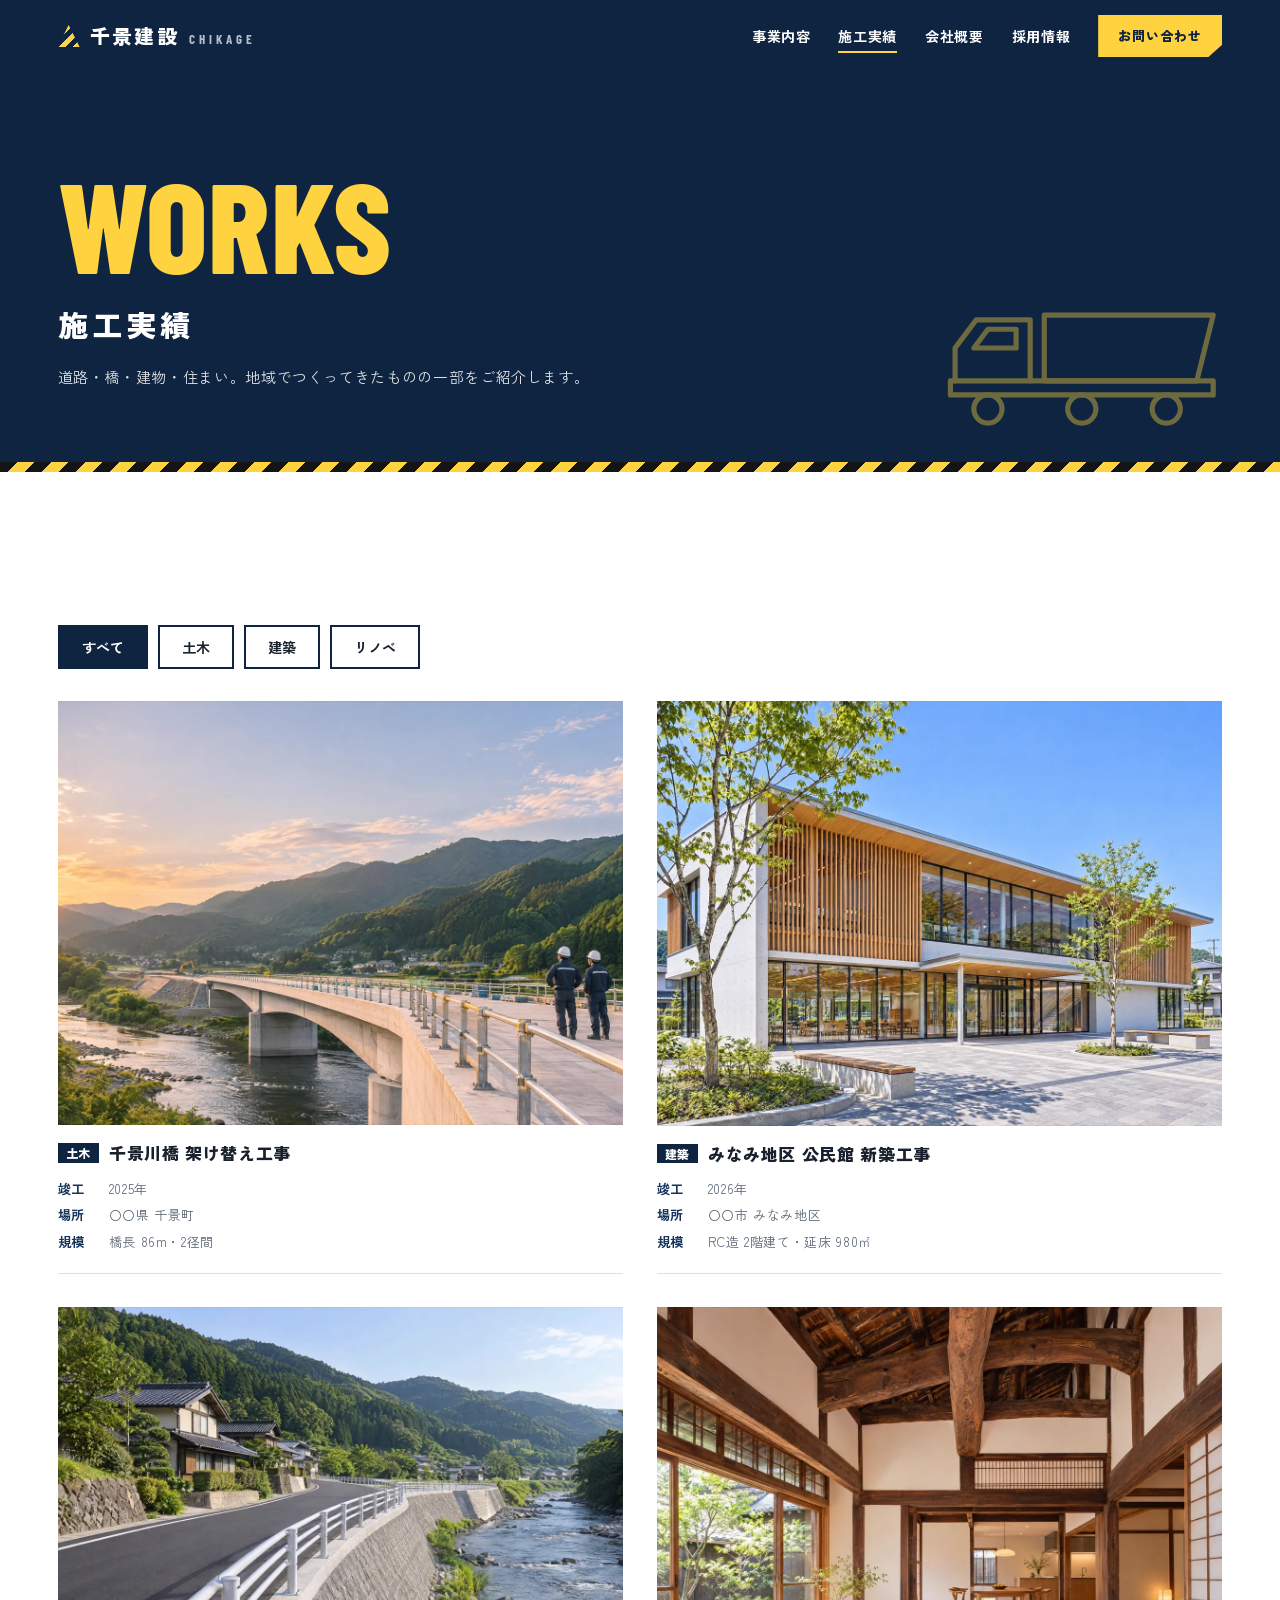
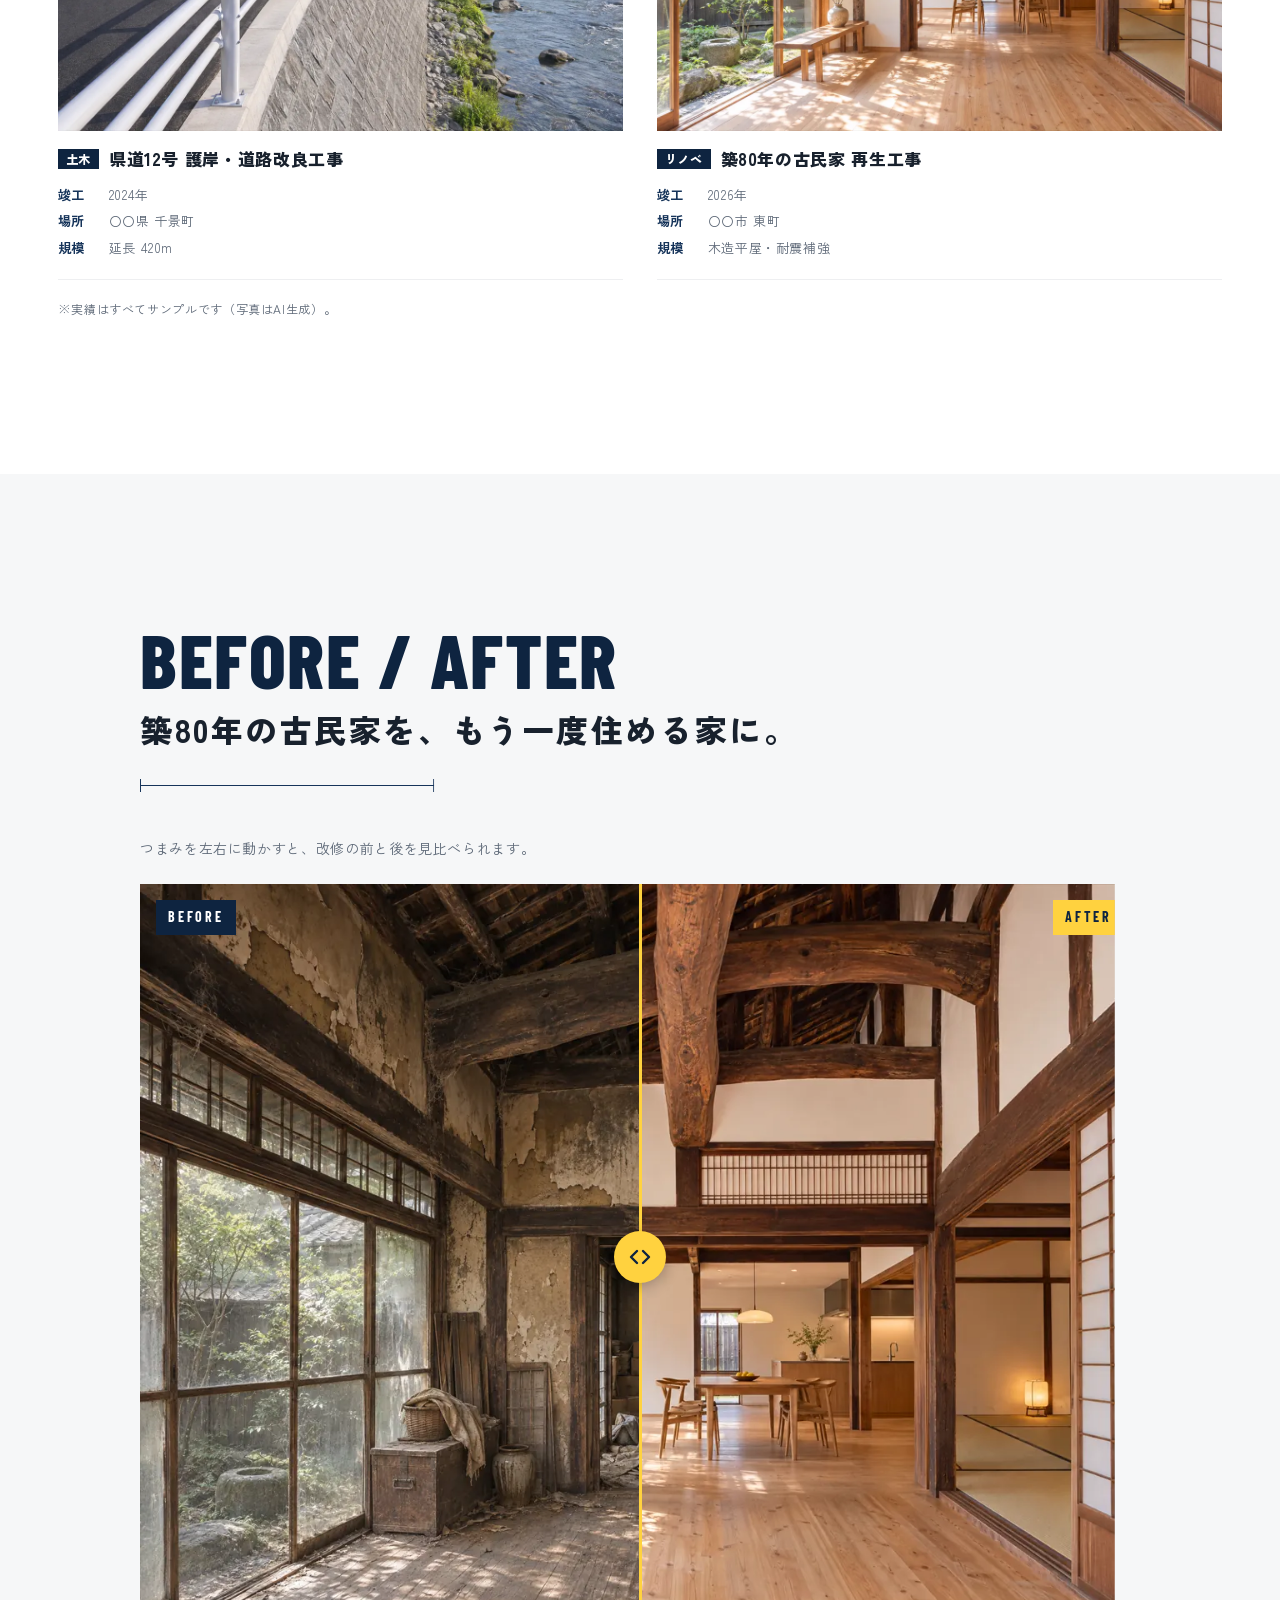
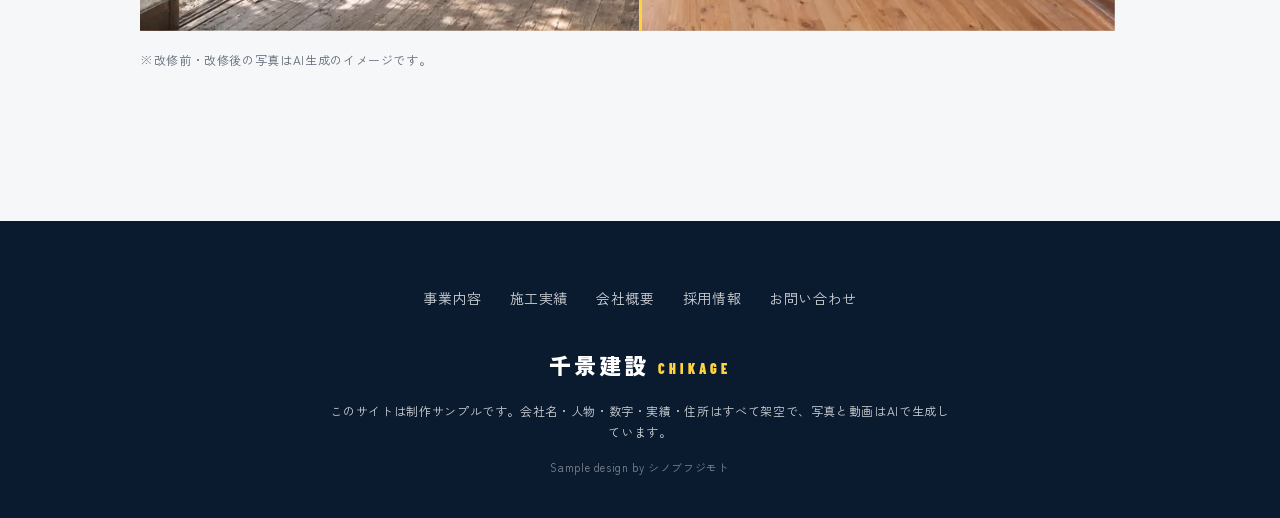
<file: works.html>
<!doctype html>
<html lang="ja">
<head>
<meta charset="utf-8">
<meta name="viewport" content="width=device-width, initial-scale=1">
<meta name="robots" content="noindex, nofollow"><!-- 本番では外す -->
<title>施工実績｜千景建設（サンプル）</title>
<meta name="description" content="千景建設の施工実績。土木・建築・リノベーションの事例を紹介します。（制作サンプル）">
<link rel="canonical" href="https://martin-luzer.github.io/kensetsu-hp-sample/works.html">
<meta property="og:type" content="website">
<meta property="og:title" content="施工実績｜千景建設（サンプル）">
<meta property="og:description" content="千景建設の施工実績。土木・建築・リノベーションの事例を紹介します。（制作サンプル）">
<meta property="og:image" content="https://martin-luzer.github.io/kensetsu-hp-sample/photos/hero.webp">
<meta property="og:locale" content="ja_JP">
<meta name="twitter:card" content="summary_large_image">
<link rel="preconnect" href="https://fonts.googleapis.com">
<link rel="preconnect" href="https://fonts.gstatic.com" crossorigin>
<link href="https://fonts.googleapis.com/css2?family=Barlow+Condensed:wght@600;700;800&family=Zen+Kaku+Gothic+New:wght@400;500;700;900&display=swap" rel="stylesheet">
<link rel="stylesheet" href="style.css?v=3">
<script>document.documentElement.classList.add('js');if(matchMedia('(prefers-reduced-motion: reduce)').matches)document.documentElement.classList.add('is-reduced');</script>
</head>
<body class="pg-works">
<svg xmlns="http://www.w3.org/2000/svg" style="display:none">
  <symbol id="ln-crane" viewBox="0 0 220 200"><g fill="none" stroke="currentColor" stroke-width="2.2" stroke-linecap="round" stroke-linejoin="round">
    <path pathLength="1" d="M60 196V30M80 196V30M60 196h20M60 30h20"/>
    <path pathLength="1" d="M60 180l20-20M60 160l20-20M60 140l20-20M60 120l20-20M60 100l20-20M60 80l20-20M60 60l20-20"/>
    <path pathLength="1" d="M20 30h196M20 30v12h28M70 30L70 8M70 8L20 30M70 8l146 22"/>
    <path pathLength="1" d="M28 42h20v14H28z"/>
    <path pathLength="1" class="ln-cable" d="M178 30v96"/>
    <path pathLength="1" class="ln-hook" d="M172 126h12l-2 8c0 8-14 8-14 2"/>
  </g></symbol>
  <symbol id="ln-excavator" viewBox="0 0 240 130"><g fill="none" stroke="currentColor" stroke-width="2.2" stroke-linecap="round" stroke-linejoin="round">
    <path pathLength="1" d="M22 104h112a12 12 0 0 1 0 24H22a12 12 0 0 1 0-24z"/>
    <path pathLength="1" d="M30 116a4 4 0 1 0 0 .1M56 116a4 4 0 1 0 0 .1M82 116a4 4 0 1 0 0 .1M108 116a4 4 0 1 0 0 .1M126 116a4 4 0 1 0 0 .1"/>
    <path pathLength="1" d="M18 104V84h118v20"/>
    <path pathLength="1" d="M40 84V52h40l14 18v14M48 58h26v14H48z"/>
    <path pathLength="1" d="M96 72l58-46 44 22M104 66l52-34"/>
    <path pathLength="1" d="M198 48l16 32-30 4-6-24z"/>
  </g></symbol>
  <symbol id="ln-helmet" viewBox="0 0 64 48"><g fill="none" stroke="currentColor" stroke-width="2.4" stroke-linecap="round" stroke-linejoin="round"><path pathLength="1" d="M8 38a24 24 0 0 1 48 0M4 38h56v6H4zM32 14v-6M24 16l4-8h8l4 8"/></g></symbol>
  <symbol id="ln-dump" viewBox="0 0 120 64"><g fill="none" stroke="currentColor" stroke-width="2.2" stroke-linecap="round" stroke-linejoin="round"><path pathLength="1" d="M44 12h72l-7 28H44z"/><path pathLength="1" d="M6 40V26l9-12h23v26M14 26l6-8h12v8z"/><path pathLength="1" d="M4 40h112v6H4z"/><path pathLength="1" d="M26 52a6 6 0 1 1-12 0a6 6 0 1 1 12 0M66 52a6 6 0 1 1-12 0a6 6 0 1 1 12 0M102 52a6 6 0 1 1-12 0a6 6 0 1 1 12 0"/></g></symbol>
</svg>
<header class="header">
  <a class="logo" href="index.html" aria-label="千景建設 トップへ"><span class="logo_mark" aria-hidden="true"></span><span class="logo_ja">千景建設</span><span class="logo_en">CHIKAGE</span></a>
  <nav class="nav" aria-label="サイト内"><a href="index.html#business">事業内容</a><a href="works.html" aria-current="page">施工実績</a><a href="company.html">会社概要</a><a href="recruit.html">採用情報</a></nav>
  <a class="btn btn--sm" href="index.html#contact">お問い合わせ</a>
</header>
<main id="top">
  <section class="subhero" data-curtain>
    <div class="subhero_inner">
      <p class="subhero_en" data-stencil>WORKS</p>
      <h1 class="subhero_ja" data-build>施工実績</h1>
      <p class="subhero_lead" data-build>道路・橋・建物・住まい。地域でつくってきたものの一部をご紹介します。</p>
    </div>
    <svg class="subhero_line" aria-hidden="true"><use href="#ln-dump"/></svg>
  </section>
  <section class="works works--page">
    <div class="works_inner">
      <div class="filter" role="group" aria-label="種類で絞り込む">
        <button type="button" class="is-on" data-filter="all" aria-pressed="true">すべて</button>
        <button type="button" data-filter="doboku" aria-pressed="false">土木</button>
        <button type="button" data-filter="kenchiku" aria-pressed="false">建築</button>
        <button type="button" data-filter="reno" aria-pressed="false">リノベ</button>
      </div>
      <ul class="works_grid">
      <li data-kind="doboku" data-build><img src="photos/hero.webp" alt="千景川橋 架け替え工事" width="1200" height="900" loading="lazy" decoding="async"><p><span>土木</span>千景川橋 架け替え工事</p><dl><div><dt>竣工</dt><dd>2025年</dd></div><div><dt>場所</dt><dd>〇〇県 千景町</dd></div><div><dt>規模</dt><dd>橋長 86m・2径間</dd></div></dl></li>
      <li data-kind="kenchiku" data-build><img src="photos/building.webp" alt="みなみ地区 公民館 新築工事" width="1200" height="900" loading="lazy" decoding="async"><p><span>建築</span>みなみ地区 公民館 新築工事</p><dl><div><dt>竣工</dt><dd>2026年</dd></div><div><dt>場所</dt><dd>〇〇市 みなみ地区</dd></div><div><dt>規模</dt><dd>RC造 2階建て・延床 980㎡</dd></div></dl></li>
      <li data-kind="doboku" data-build><img src="photos/road.webp" alt="県道12号 護岸・道路改良工事" width="1200" height="900" loading="lazy" decoding="async"><p><span>土木</span>県道12号 護岸・道路改良工事</p><dl><div><dt>竣工</dt><dd>2024年</dd></div><div><dt>場所</dt><dd>〇〇県 千景町</dd></div><div><dt>規模</dt><dd>延長 420m</dd></div></dl></li>
      <li data-kind="reno" data-build><img src="photos/renovation.webp" alt="築80年の古民家 再生工事" width="1200" height="900" loading="lazy" decoding="async"><p><span>リノベ</span>築80年の古民家 再生工事</p><dl><div><dt>竣工</dt><dd>2026年</dd></div><div><dt>場所</dt><dd>〇〇市 東町</dd></div><div><dt>規模</dt><dd>木造平屋・耐震補強</dd></div></dl></li>
      </ul>
      <p class="note">※実績はすべてサンプルです（写真はAI生成）。</p>
    </div>
  </section>
  <section class="ba" id="renovation">
    <div class="ba_inner">
      <header class="secHead">
      <p class="secHead_en" data-stencil>BEFORE / AFTER</p>
      <h2 class="secHead_ja" data-build>築80年の古民家を、<br class="sp">もう一度住める家に。</h2>
      <span class="dim" aria-hidden="true"><i></i><b>R=80</b></span>
    </header>
      <p class="ba_lead" data-build>つまみを左右に動かすと、改修の前と後を見比べられます。</p>
      <div class="ba_box" data-build>
        <img class="ba_after" src="photos/renovation.webp" alt="改修後：白い壁と明るい床に生まれ変わった古民家" width="1200" height="900" loading="lazy">
        <div class="ba_before"><img src="photos/renovation-before.webp" alt="改修前：傷んだ壁と床の古民家" width="1200" height="900" loading="lazy"></div>
        <span class="ba_tag ba_tag--b">BEFORE</span><span class="ba_tag ba_tag--a">AFTER</span>
        <span class="ba_handle" aria-hidden="true"></span>
        <input class="ba_range" type="range" min="0" max="100" value="50" aria-label="改修前と改修後の見え方を切り替える">
      </div>
      <p class="note">※改修前・改修後の写真はAI生成のイメージです。</p>
    </div>
  </section>
</main>
<footer class="footer">
  <nav class="footer_nav" aria-label="フッター"><a href="index.html#business">事業内容</a><a href="works.html">施工実績</a><a href="company.html">会社概要</a><a href="recruit.html">採用情報</a><a href="index.html#contact">お問い合わせ</a></nav>
  <p class="footer_logo">千景建設 <span>CHIKAGE</span></p>
  <p class="footer_note">このサイトは制作サンプルです。会社名・人物・数字・実績・住所はすべて架空で、写真と動画はAIで生成しています。</p>
  <p class="footer_copy">Sample design by シノブフジモト</p>
</footer>
<nav class="spBar" aria-label="お問い合わせ"><a href="works.html">施工実績</a><a href="index.html#contact">お問い合わせ</a></nav>
<script src="vendor/gsap.min.js"></script>
<script src="vendor/ScrollTrigger.min.js"></script>
<script src="main.js?v=3"></script>
</body>
</html>
</file>
<file: style.css>
/* 千景建設 サンプル：紺・安全帯の黄・コンクリート。図面の方眼と寸法線が地の模様 */
:root {
  --navy: #0e2440;
  --navy2: #16345a;
  --yellow: #ffd23f;
  --concrete: #e9ebee;
  --paper: #f6f7f8;
  --white: #ffffff;
  --ink: #18212d;
  --muted: #5d6877;
  --line: rgba(14, 36, 64, .14);
  --en: "Barlow Condensed", sans-serif;
  --jp: "Zen Kaku Gothic New", "Hiragino Sans", sans-serif;
  --ease-out: cubic-bezier(0.23, 1, 0.32, 1);
  --ease-io: cubic-bezier(0.77, 0, 0.175, 1);
  --gutter: clamp(16px, 4.5vw, 72px);
  --max: 1200px;
  --grid: linear-gradient(var(--line) 1px, transparent 1px) 0 0 / 32px 32px, linear-gradient(90deg, var(--line) 1px, transparent 1px) 0 0 / 32px 32px;
}
*, *::before, *::after { box-sizing: border-box; }
html { -webkit-text-size-adjust: 100%; scroll-behavior: smooth; }
[id] { scroll-margin-top: 76px; }
body { margin: 0; background: var(--white); color: var(--ink); font-family: var(--jp); font-size: 16px; line-height: 1.9; letter-spacing: .04em; overflow-x: hidden; }
img, video { display: block; max-width: 100%; height: auto; }
a { color: inherit; }
button { font: inherit; color: inherit; }
h1, h2, h3, p, dl, dd, ul, ol { margin: 0; padding: 0; }
ul, ol { list-style: none; }
:focus-visible { outline: 2px solid var(--yellow); outline-offset: 3px; }
.note { font-size: 12px; color: var(--muted); margin-top: 18px; }
.note a { color: var(--navy2); }
.sp { display: none; }

/* ---------- ボタン：角を1つ斜めに切った鉄板 ---------- */
.btn { display: inline-flex; align-items: center; justify-content: center; gap: 12px; min-height: 56px; padding: 0 34px; background: var(--yellow); color: var(--navy); text-decoration: none; font-weight: 900; font-size: 15px; letter-spacing: .08em; border: 0; cursor: pointer; position: relative; clip-path: polygon(0 0, 100% 0, 100% 70%, calc(100% - 14px) 100%, 0 100%); transition: background-color .2s ease, transform .16s var(--ease-out); }
.btn::after { content: ""; width: 18px; height: 2px; background: currentColor; transition: transform .25s var(--ease-out); }
.btn:active { transform: scale(.97); }
@media (hover: hover) and (pointer: fine) { .btn:hover { background: #ffe07a; } .btn:hover::after { transform: translateX(4px); } }
.btn--sm { min-height: 42px; padding: 0 20px; font-size: 13px; }
.btn--sm::after { display: none; }
.btn--line { background: transparent; color: var(--navy); box-shadow: inset 0 0 0 2px var(--navy); clip-path: none; }
@media (hover: hover) and (pointer: fine) { .btn--line:hover { background: var(--navy); color: var(--white); } }

/* ---------- ヘッダー ---------- */
.header { position: fixed; inset: 0 0 auto; z-index: 50; display: flex; align-items: center; gap: 28px; height: 72px; padding: 0 var(--gutter); color: var(--white); transition: background-color .3s ease, color .3s ease, box-shadow .3s ease; }
.header.is-solid, .pg-works .header, .pg-company .header, .pg-recruit .header { background: var(--white); color: var(--navy); box-shadow: 0 1px 0 var(--line); }
.logo { display: flex; align-items: baseline; gap: 10px; text-decoration: none; margin-right: auto; }
.logo_mark { width: 22px; height: 22px; align-self: center; background: repeating-linear-gradient(-45deg, var(--yellow) 0 5px, var(--navy) 5px 10px); clip-path: polygon(50% 0, 100% 100%, 0 100%); }
.logo_ja { font-weight: 900; font-size: 20px; letter-spacing: .12em; }
.logo_en { font-family: var(--en); font-weight: 700; font-size: 13px; letter-spacing: .3em; opacity: .7; }
.nav { display: flex; gap: 28px; font-size: 14px; font-weight: 700; }
.nav a { text-decoration: none; position: relative; padding: 4px 0; }
.nav a::after { content: ""; position: absolute; left: 0; right: 0; bottom: 0; height: 2px; background: var(--yellow); transform: scaleX(0); transform-origin: left; transition: transform .25s var(--ease-out); }
.nav a[aria-current="page"]::after { transform: scaleX(1); }
@media (hover: hover) and (pointer: fine) { .nav a:hover::after { transform: scaleX(1); } }

/* ---------- 開くとき：紺の幕＋黄黒の安全テープ（index・初回だけ） ---------- */
.curtain { position: fixed; inset: 0; z-index: 100; background: var(--navy); display: grid; place-items: center; pointer-events: none; }
.curtain_tape { width: 140vw; height: 44px; background: repeating-linear-gradient(-45deg, var(--yellow) 0 26px, #141414 26px 52px); transform: rotate(-6deg) scaleX(0); }
html:not(.js) .curtain, .is-reduced .curtain { display: none; }

/* ---------- ヒーロー ---------- */
.hero { position: relative; height: 100svh; min-height: 600px; color: var(--white); overflow: hidden; }
.hero_media, .hero_media img, .hero_video { position: absolute; inset: 0; width: 100%; height: 100%; object-fit: cover; }
.hero_video { z-index: 1; }
.hero::after { content: ""; position: absolute; inset: 0; z-index: 2; background: linear-gradient(90deg, rgba(14,36,64,.82) 0%, rgba(14,36,64,.45) 46%, rgba(14,36,64,0) 72%), linear-gradient(0deg, rgba(14,36,64,.5), transparent 40%); }
.hero_body { position: absolute; z-index: 3; left: var(--gutter); bottom: clamp(80px, 14vh, 140px); max-width: min(1000px, 92vw); }
.hero_en { display: flex; flex-direction: column; font-family: var(--en); font-weight: 800; font-size: clamp(56px, 10.5vw, 150px); line-height: .86; letter-spacing: .02em; text-transform: uppercase; }
.hero_en > span { white-space: nowrap; }
.hero_en > span:last-child { color: var(--yellow); }
.hero_ja { margin-top: 26px; font-size: clamp(24px, 3.2vw, 40px); font-weight: 900; line-height: 1.5; letter-spacing: .1em; }
.hero_lead { margin-top: 14px; font-size: 15px; opacity: .9; }
.hero_scroll { position: absolute; z-index: 3; right: var(--gutter); bottom: 32px; display: flex; flex-direction: column; align-items: center; gap: 10px; font-family: var(--en); font-size: 12px; letter-spacing: .3em; text-decoration: none; writing-mode: vertical-rl; }
.hero_scroll::after { content: ""; width: 2px; height: 64px; background: linear-gradient(var(--yellow) 50%, rgba(255,255,255,.3) 50%) 0 0 / 2px 200%; animation: scrollLine 1.8s linear infinite; }
@keyframes scrollLine { to { background-position: 0 -128px; } }

/* ステンシル文字：1文字ずつ吹き付けたように出る */
[data-stencil] { white-space: nowrap; }
[data-stencil] .ch { display: inline; }

/* ---------- 見出し：英字＋和文＋寸法線 ---------- */
.secHead { position: relative; margin-bottom: clamp(36px, 5vw, 56px); }
.secHead_en { font-family: var(--en); font-weight: 800; font-size: clamp(44px, 6vw, 80px); line-height: .9; letter-spacing: .02em; color: var(--navy); }
.secHead_ja { margin-top: 12px; font-size: clamp(22px, 2.6vw, 32px); font-weight: 900; line-height: 1.55; letter-spacing: .08em; }
.dim { display: flex; align-items: center; gap: 10px; margin-top: 18px; max-width: 340px; color: var(--navy2); }
.dim i { position: relative; flex: 1; height: 1px; background: currentColor; transform-origin: left; }
.dim i::before, .dim i::after { content: ""; position: absolute; top: -6px; width: 1px; height: 13px; background: currentColor; }
.dim i::before { left: 0; } .dim i::after { right: 0; }
.dim b { font-family: var(--en); font-weight: 600; font-size: 14px; letter-spacing: .14em; }

/* 方眼の地 */
.about, .ba, .outline, .job-sec { background: var(--paper); background-image: var(--grid); }

/* ---------- ABOUT ---------- */
.about { position: relative; padding: clamp(96px, 12vw, 160px) var(--gutter) clamp(72px, 9vw, 120px); overflow: hidden; }
.about_inner { max-width: var(--max); margin: 0 auto; display: grid; grid-template-columns: 1fr 1fr; gap: clamp(32px, 6vw, 96px); align-items: start; }
.about_text p + p { margin-top: 1.4em; }
.about_sign { font-weight: 700; color: var(--navy2); }
.about_crane { display: block; width: clamp(200px, 22vw, 300px); height: auto; aspect-ratio: 220 / 200; margin-top: 28px; color: var(--navy); opacity: .5; }
.about_crane .ln-cable, .about_crane .ln-hook { transform-box: view-box; transform-origin: 178px 30px; }
.is-live .ln-hook, .is-live .ln-cable { animation: hookSway 4s ease-in-out infinite; }
@keyframes hookSway { 0%, 100% { rotate: -3deg; } 50% { rotate: 3deg; } }
.num { max-width: var(--max); margin: clamp(56px, 7vw, 88px) auto 0; display: grid; grid-template-columns: repeat(4, 1fr); border-top: 2px solid var(--navy); }
.num li { padding: 22px 20px 26px 0; border-right: 1px solid var(--line); }
.num li + li { padding-left: 20px; }
.num li:last-child { border-right: 0; }
.num_l { font-size: 13px; font-weight: 700; color: var(--muted); }
.num_v { font-family: var(--en); font-weight: 800; font-size: clamp(44px, 5.4vw, 72px); line-height: 1.05; color: var(--navy); font-variant-numeric: tabular-nums; }
.num_v small { font-family: var(--jp); font-size: 15px; font-weight: 700; margin-left: 4px; }
.meter { display: block; height: 6px; margin-top: 10px; background: rgba(14,36,64,.1); overflow: hidden; }
.meter i { display: block; height: 100%; background: repeating-linear-gradient(-45deg, var(--yellow) 0 6px, #e3b500 6px 12px); transform-origin: left; transform: scaleX(var(--to)); }
.about_note { max-width: var(--max); margin: 18px auto 0; }

/* ---------- BUSINESS ---------- */
.business { padding: clamp(96px, 12vw, 160px) var(--gutter); background: var(--navy); color: var(--white); position: relative; overflow: hidden; }
.business .secHead_en { color: var(--yellow); }
.business .dim { color: rgba(255,255,255,.7); }
.business_inner { max-width: var(--max); margin: 0 auto; position: relative; }
.biz_excavator { position: absolute; right: 0; top: 0; width: clamp(200px, 26vw, 340px); height: auto; aspect-ratio: 240 / 130; color: var(--yellow); opacity: .55; }
.biz_list { display: grid; grid-template-columns: repeat(3, 1fr); gap: clamp(20px, 2.6vw, 36px); }
.biz { position: relative; }
.biz_photo { overflow: hidden; aspect-ratio: 4 / 3; }
.biz_photo img { width: 100%; height: 100%; object-fit: cover; transition: transform .6s var(--ease-out); }
@media (hover: hover) and (pointer: fine) { .biz:hover .biz_photo img { transform: scale(1.04); } }
.biz h3 { margin-top: 18px; font-size: 21px; font-weight: 900; letter-spacing: .08em; }
.biz p:last-child { margin-top: 8px; font-size: 15px; color: rgba(255,255,255,.82); }

/* ---------- BEFORE / AFTER ---------- */
.ba { padding: clamp(96px, 12vw, 150px) var(--gutter); }
.ba_inner { max-width: 1000px; margin: 0 auto; }
.ba_lead { margin: -20px 0 22px; color: var(--muted); font-size: 14px; }
.ba_box { position: relative; aspect-ratio: 1200 / 896; overflow: hidden; background: var(--concrete); user-select: none; touch-action: pan-y; }
.ba_box img { width: 100%; height: 100%; object-fit: cover; }
.ba_after { position: absolute; inset: 0; }
.ba_before { position: absolute; inset: 0; clip-path: inset(0 50% 0 0); }
.ba_tag { position: absolute; top: 16px; z-index: 2; padding: 4px 12px; font-family: var(--en); font-weight: 700; font-size: 14px; letter-spacing: .2em; background: var(--navy); color: var(--white); pointer-events: none; }
.ba_tag--b { left: 16px; } .ba_tag--a { right: 16px; background: var(--yellow); color: var(--navy); }
.ba_handle { position: absolute; top: 0; bottom: 0; left: 0; width: 0; z-index: 2; transform: translateX(50cqw); pointer-events: none; }
.ba_box { container-type: inline-size; }
.ba_handle::before { content: ""; position: absolute; top: 0; bottom: 0; left: -1.5px; width: 3px; background: var(--yellow); }
.ba_handle::after { content: ""; position: absolute; top: 50%; left: -26px; width: 52px; height: 52px; margin-top: -26px; border-radius: 50%; background: var(--yellow) url("data:image/svg+xml,%3Csvg xmlns='http://www.w3.org/2000/svg' viewBox='0 0 24 24' fill='none' stroke='%230e2440' stroke-width='2.4' stroke-linecap='round' stroke-linejoin='round'%3E%3Cpath d='M9 6l-6 6 6 6M15 6l6 6-6 6'/%3E%3C/svg%3E") center / 24px no-repeat; box-shadow: 0 4px 14px rgba(0,0,0,.25); }
.ba_range { position: absolute; inset: 0; z-index: 3; width: 100%; height: 100%; margin: 0; opacity: 0; cursor: ew-resize; }
.ba_range:focus-visible + * , .ba_box:focus-within .ba_handle::after { outline: 3px solid var(--navy); outline-offset: 3px; }

/* ---------- WORKS ---------- */
.works { padding: clamp(96px, 12vw, 160px) var(--gutter); }
.works_inner { max-width: var(--max); margin: 0 auto; }
.works_grid { display: grid; grid-template-columns: repeat(3, 1fr); gap: clamp(20px, 2.6vw, 36px); }
.works--page .works_grid { grid-template-columns: repeat(2, 1fr); }
.works_grid li { border-bottom: 1px solid var(--line); padding-bottom: 18px; }
.works_grid li[hidden] { display: none; }
.works_grid img { width: 100%; aspect-ratio: 4 / 3; object-fit: cover; }
.works_grid p { margin-top: 14px; font-weight: 900; font-size: 17px; line-height: 1.6; }
.works_grid p span { display: inline-block; margin-right: 10px; padding: 0 8px; font-size: 12px; background: var(--navy); color: var(--white); vertical-align: 2px; }
.works_grid dl { margin-top: 10px; display: grid; gap: 2px; font-size: 13px; color: var(--muted); }
.works_grid dl div { display: flex; gap: 12px; }
.works_grid dt { width: 3em; flex: none; font-weight: 700; color: var(--navy2); }
.filter { display: flex; flex-wrap: wrap; gap: 10px; margin-bottom: 32px; }
.filter button { min-height: 44px; padding: 0 22px; border: 2px solid var(--navy); background: transparent; font-weight: 700; font-size: 14px; cursor: pointer; transition: background-color .2s ease, color .2s ease; }
.filter button.is-on { background: var(--navy); color: var(--white); }
.more { margin-top: 44px; text-align: center; }

/* ---------- MOVIE ---------- */
.movie { padding: clamp(96px, 12vw, 150px) var(--gutter); background: var(--concrete); }
.movie_inner { max-width: 1000px; margin: 0 auto; }
.movie_lead { margin: -20px 0 26px; max-width: 640px; }
.movie_card { position: relative; display: block; width: 100%; padding: 0; border: 0; cursor: pointer; aspect-ratio: 16 / 9; overflow: hidden; background: var(--navy); }
.movie_card video { width: 100%; height: 100%; object-fit: cover; }
.movie_play { position: absolute; left: 50%; top: 50%; width: 92px; height: 92px; margin: -46px 0 0 -46px; border-radius: 50%; background: var(--yellow); transition: transform .2s var(--ease-out), opacity .3s ease; }
.movie_play::after { content: ""; position: absolute; left: 38px; top: 30px; border-left: 24px solid var(--navy); border-top: 16px solid transparent; border-bottom: 16px solid transparent; }
.movie_card.is-playing .movie_play { opacity: 0; transform: scale(.9); }
@media (hover: hover) and (pointer: fine) { .movie_card:hover .movie_play { transform: scale(1.06); } }
.movie_time { position: absolute; right: 14px; bottom: 12px; padding: 2px 10px; font-family: var(--en); font-weight: 700; background: rgba(14,36,64,.85); color: var(--white); }

/* ---------- 採用への入口 ---------- */
.recruit-pre { padding: clamp(96px, 12vw, 160px) var(--gutter); }
.rp_inner { max-width: var(--max); margin: 0 auto; display: grid; grid-template-columns: 5fr 6fr; gap: clamp(32px, 6vw, 96px); align-items: center; }
.rp_photo img, .message_photo img, .person_photo img { width: 100%; aspect-ratio: 4 / 5; object-fit: cover; }
.rp_body > p { margin-bottom: 28px; }

/* ---------- お問い合わせ ---------- */
.contact { padding: clamp(96px, 12vw, 150px) var(--gutter); background: var(--navy); color: var(--white); text-align: center; position: relative; }
.contact::before { content: ""; position: absolute; left: 0; right: 0; top: 0; height: 14px; background: repeating-linear-gradient(-45deg, var(--yellow) 0 14px, #141414 14px 28px); }
.contact .secHead_en { color: var(--yellow); }
.contact_h { margin-top: 14px; font-size: clamp(22px, 3vw, 34px); font-weight: 900; line-height: 1.6; }
.contact_btns { margin-top: 36px; display: flex; flex-wrap: wrap; gap: 20px 36px; justify-content: center; align-items: center; }
.contact_tel { display: flex; flex-direction: column; font-family: var(--en); font-weight: 800; font-size: 40px; line-height: 1.1; text-decoration: none; }
.contact_tel small { font-family: var(--jp); font-size: 12px; font-weight: 500; opacity: .8; }
.contact .note { color: rgba(255,255,255,.65); }

/* ---------- 下層ページの頭 ---------- */
.subhero { position: relative; padding: 168px var(--gutter) 80px; background: var(--navy); color: var(--white); overflow: hidden; }
.subhero::after { content: ""; position: absolute; left: 0; right: 0; bottom: 0; height: 10px; background: repeating-linear-gradient(-45deg, var(--yellow) 0 12px, #141414 12px 24px); }
.subhero_inner { max-width: var(--max); margin: 0 auto; position: relative; z-index: 1; }
.subhero_en { font-family: var(--en); font-weight: 800; font-size: clamp(64px, 10vw, 132px); line-height: .86; color: var(--yellow); }
.subhero_ja { margin-top: 18px; font-size: clamp(22px, 2.6vw, 30px); font-weight: 900; letter-spacing: .14em; }
.subhero_lead { margin-top: 10px; max-width: 560px; font-size: 15px; opacity: .86; }
.subhero_line { position: absolute; right: var(--gutter); bottom: 34px; width: clamp(160px, 22vw, 300px); aspect-ratio: 120 / 64; height: auto; color: var(--yellow); opacity: .4; }
.pg-works .header, .pg-company .header, .pg-recruit .header { background: var(--navy); color: var(--white); box-shadow: none; }
.pg-works .header.is-solid, .pg-company .header.is-solid, .pg-recruit .header.is-solid { background: var(--white); color: var(--navy); box-shadow: 0 1px 0 var(--line); }

/* ---------- 会社概要 ---------- */
.message, .history, .machines, .people-sec { padding: clamp(88px, 11vw, 150px) var(--gutter); }
.message_inner { max-width: var(--max); margin: 0 auto; display: grid; grid-template-columns: 5fr 6fr; gap: clamp(32px, 6vw, 96px); align-items: center; }
.message_body p + p { margin-top: 1.4em; }
.outline, .job-sec { padding: clamp(88px, 11vw, 150px) var(--gutter); }
.outline_inner, .job_inner, .history_inner, .machines_inner, .people_inner { max-width: 1000px; margin: 0 auto; }
.company { border-top: 2px solid var(--navy); background: var(--white); }
.company div { display: grid; grid-template-columns: 9em 1fr; gap: 20px; padding: 20px 24px; border-bottom: 1px solid var(--line); }
.company dt { font-weight: 900; color: var(--navy2); }
.timeline { position: relative; padding-left: 36px; }
.timeline_line { position: absolute; left: 8px; top: 10px; bottom: 10px; width: 2px; background: var(--navy); transform-origin: top; }
.timeline li { position: relative; display: grid; grid-template-columns: 5em 1fr; gap: 16px; padding: 14px 0; border-bottom: 1px dashed var(--line); }
.timeline li::before { content: ""; position: absolute; left: -35px; top: 24px; width: 16px; height: 16px; background: var(--yellow); border: 2px solid var(--navy); transform: rotate(45deg); }
.timeline b { font-family: var(--en); font-weight: 800; font-size: 28px; line-height: 1.2; color: var(--navy); }
.machines { background: var(--concrete); }
.machine_list { display: grid; grid-template-columns: repeat(3, 1fr); gap: 24px; }
.machine_list li { background: var(--white); background-image: var(--grid); padding: 28px 24px; border-top: 4px solid var(--yellow); }
.machine_list svg { width: 100%; height: 120px; color: var(--navy); }
/* 線画はどの大きさでも同じ線の太さに */
.about_crane path, .biz_excavator path, .machine_list path, .subhero_line path { vector-effect: non-scaling-stroke; stroke-width: 2px; }
.machine_list h3 { margin-top: 14px; font-size: 18px; font-weight: 900; }
.machine_list p { font-size: 14px; color: var(--muted); }

/* ---------- 採用 ---------- */
.people { display: grid; grid-template-columns: 1fr 1fr; gap: clamp(28px, 4vw, 56px); }
.person_meta { margin-top: 16px; font-size: 13px; font-weight: 700; color: var(--navy2); }
.person h3 { margin-top: 8px; font-size: 21px; font-weight: 900; line-height: 1.6; }
.person h3 + p { margin-top: 10px; font-size: 15px; }

/* ---------- フッター ---------- */
.footer { padding: 64px var(--gutter) 40px; background: #0a1a2f; color: rgba(255,255,255,.8); text-align: center; }
.footer_nav { display: flex; flex-wrap: wrap; justify-content: center; gap: 8px 28px; font-size: 14px; }
.footer_nav a { text-decoration: none; }
.footer_logo { margin-top: 32px; font-weight: 900; font-size: 22px; letter-spacing: .14em; color: var(--white); }
.footer_logo span { font-family: var(--en); font-size: 14px; letter-spacing: .3em; color: var(--yellow); }
.footer_note { margin: 14px auto 0; max-width: 620px; font-size: 12px; line-height: 1.8; }
.footer_copy { margin-top: 14px; font-size: 11px; opacity: .6; }
.spBar { display: none; }

/* ---------- 動く前の状態（JSが動くときだけ） ---------- */
.js:not(.is-reduced) [data-build]:not(.is-built) { clip-path: inset(0 100% 0 0); }
.js:not(.is-reduced) .dim i { transform: scaleX(0); }
.js:not(.is-reduced) .dim b { opacity: 0; }
.js:not(.is-reduced) .meter i { transform: scaleX(0); }
.js:not(.is-reduced) [data-stencil] .ch { opacity: 0; }
.js:not(.is-reduced) .timeline_line { transform: scaleY(0); }

/* ---------- スマホ ---------- */
@media (max-width: 900px) {
  .nav { display: none; }
  .about_inner, .rp_inner, .message_inner { grid-template-columns: 1fr; }
  .biz_list, .works_grid, .works--page .works_grid, .machine_list, .people { grid-template-columns: 1fr; }
  .num { grid-template-columns: 1fr 1fr; }
  .num li:nth-child(2) { border-right: 0; }
  .num li:nth-child(3) { padding-left: 0; }
  .num li:nth-child(n+3) { border-top: 1px solid var(--line); }
  .biz_excavator { position: static; display: block; width: 220px; margin: -10px 0 24px auto; }
}
@media (max-width: 600px) {
  body { font-size: 15px; }
  .sp { display: inline; }
  .header { height: 60px; gap: 14px; }
  .logo_en { display: none; }
  .hero_body { right: var(--gutter); bottom: 96px; }
  .hero::after { background: linear-gradient(0deg, rgba(14,36,64,.88) 0%, rgba(14,36,64,.55) 55%, rgba(14,36,64,.15) 100%); }
  .hero_scroll { display: none; }
  .hero_media img, .hero_video { object-position: 80% center; }
  .about_crane { width: 170px; margin: 8px 0 0 auto; }
  .company div { grid-template-columns: 1fr; gap: 2px; padding: 16px; }
  .timeline li { grid-template-columns: 1fr; gap: 0; }
  .subhero { padding: 120px var(--gutter) 64px; }
  .subhero_line { display: none; }
  .filter { gap: 8px; }
  .filter button { padding: 0 14px; }
  .contact_tel { font-size: 34px; }
  .ba_handle::after { width: 44px; height: 44px; left: -22px; margin-top: -22px; }
  .spBar { position: fixed; z-index: 40; left: 0; right: 0; bottom: 0; display: grid; grid-template-columns: 1fr 1fr; transform: translateY(100%); transition: transform .3s var(--ease-out); }
  .spBar.is-on { transform: none; }
  .spBar a { display: grid; place-items: center; height: 56px; font-weight: 900; font-size: 15px; text-decoration: none; background: var(--navy); color: var(--white); }
  .spBar a:last-child { background: var(--yellow); color: var(--navy); }
  .footer { padding-bottom: 96px; }
}
@media (prefers-reduced-motion: reduce) {
  html { scroll-behavior: auto; }
  .hero_scroll::after, .is-live .ln-hook, .is-live .ln-cable { animation: none; }
}
</file>
